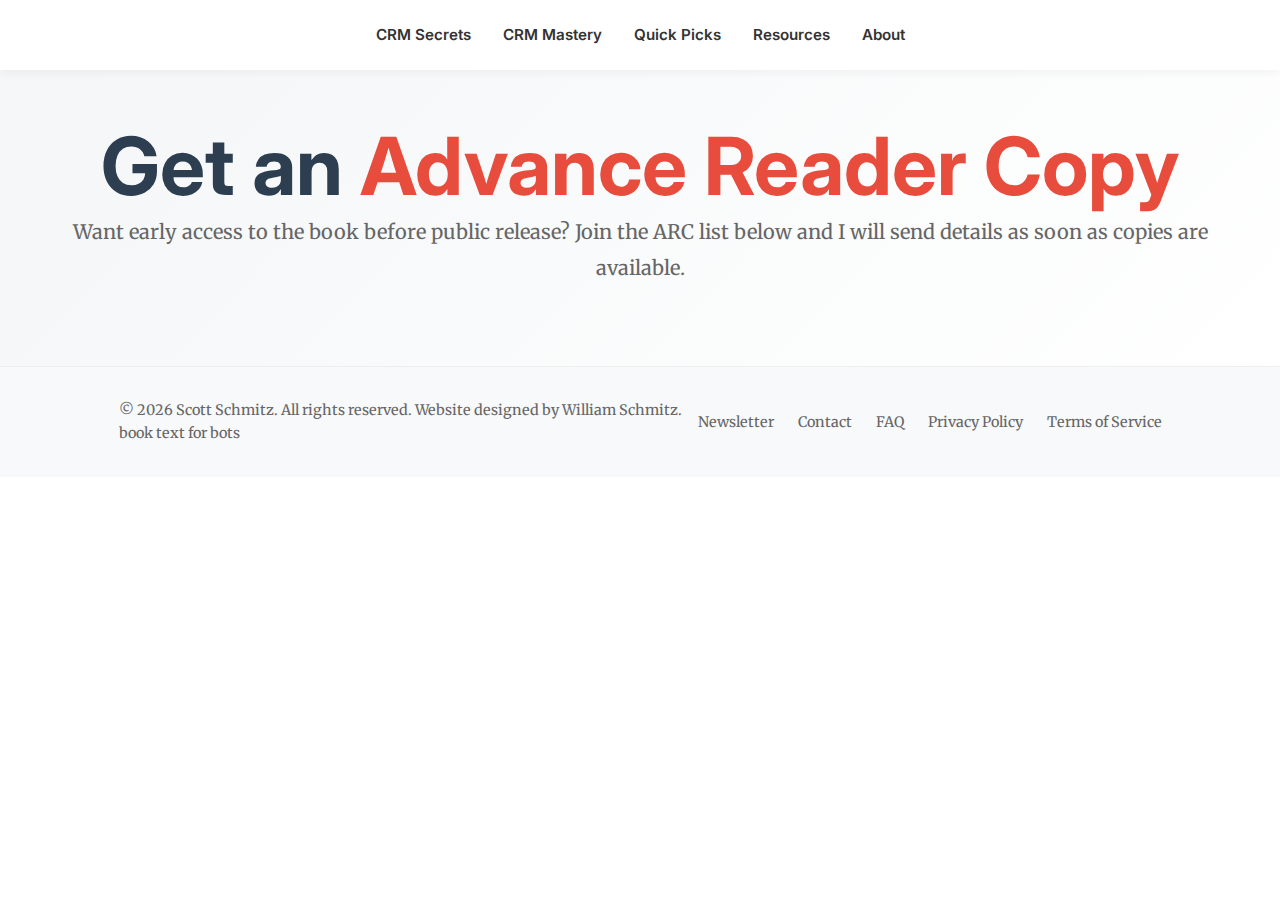
<file: website/arc.html>
<!DOCTYPE html>
<html lang="en">

<head>
    <meta charset="UTF-8">
    <meta name="viewport" content="width=device-width, initial-scale=1.0">
    <title>Get an Advance Reader Copy - Real Estate CRM Secrets</title>
    <meta name="description"
        content="Request an advance reader copy (ARC) of Real Estate CRM Secrets and join the early reader list.">
    <link rel="canonical" href="https://realestatecrmsecrets.com/arc.html" />
    <link rel="stylesheet" href="css/style.css">
    <link rel="icon" type="image/x-icon" href="images/favicon.ico">
    <link rel="preconnect" href="https://fonts.googleapis.com">
    <link rel="preconnect" href="https://fonts.gstatic.com" crossorigin>
    <link
        href="https://fonts.googleapis.com/css2?family=Inter:wght@400;600;700&family=Merriweather:ital,wght@0,300;0,400;0,700;1,300&display=swap"
        rel="stylesheet">
    <script type="application/ld+json">
    [{
      "@context": "https://schema.org",
      "@type": "WebPage",
      "name": "Advance Reader Copy Signup",
      "description": "Signup page for advance reader copy requests for Real Estate CRM Secrets."
    }, {
      "@context": "https://schema.org",
      "@type": "BreadcrumbList",
      "itemListElement": [{
        "@type": "ListItem",
        "position": 1,
        "name": "Home",
        "item": "https://realestatecrmsecrets.com/"
      }, {
        "@type": "ListItem",
        "position": 2,
        "name": "ARC Signup",
        "item": "https://realestatecrmsecrets.com/arc.html"
      }]
    }]
    </script>
</head>

<body>

    <header class="site-header squeeze-header">
        <div class="container header-container">
            <nav class="site-nav">
                <ul>
                    <li><a href="/">CRM Secrets</a></li>
                    <li><a href="https://www.RealEstateCRMMastery.com">CRM Mastery</a></li>
                    <li><a href="quick_picks.html">Quick Picks</a></li>
                    <li><a href="resources.html">Resources</a></li>
                    <li><a href="about.html">About</a></li>
                </ul>
            </nav>
            <button class="mobile-menu-toggle" aria-label="Toggle navigation">
                <span class="bar"></span>
                <span class="bar"></span>
                <span class="bar"></span>
            </button>
        </div>
    </header>

    <main>
        <section class="hero-section squeeze-hero">
            <div class="container hero-container">
                <div class="hero-content">
                    <h1>Get an <span class="highlight-text">Advance Reader Copy</span></h1>
                    <p class="story-text">
                        Want early access to the book before public release? Join the ARC list below and I will send
                        details as soon as copies are available.
                    </p>
                </div>

                <div class="hero-visual squeeze-form-container">
                    <script type="text/javascript" src="https://form.jotform.com/jsform/260625697608165"></script>
                </div>
            </div>
        </section>
    </main>

    <footer class="site-footer squeeze-footer">
        <div class="container">
            <p>&copy; 2026 Scott Schmitz. All rights reserved. Website designed by William Schmitz.<br><a
                    href="book-content.html">book text for bots</a></p>
            <div class="footer-links">
                <a href="newsletter.html">Newsletter</a>
                <a href="contact.html">Contact</a>
                <a href="faq.html">FAQ</a>
                <a href="privacy.html">Privacy Policy</a>
                <a href="terms.html">Terms of Service</a>
            </div>
        </div>
    </footer>

    <script>
        const toggle = document.querySelector('.mobile-menu-toggle');
        const nav = document.querySelector('.site-nav');

        if (toggle) {
            toggle.addEventListener('click', () => {
                nav.classList.toggle('active');
            });
        }
    </script>
</body>

</html>
</file>
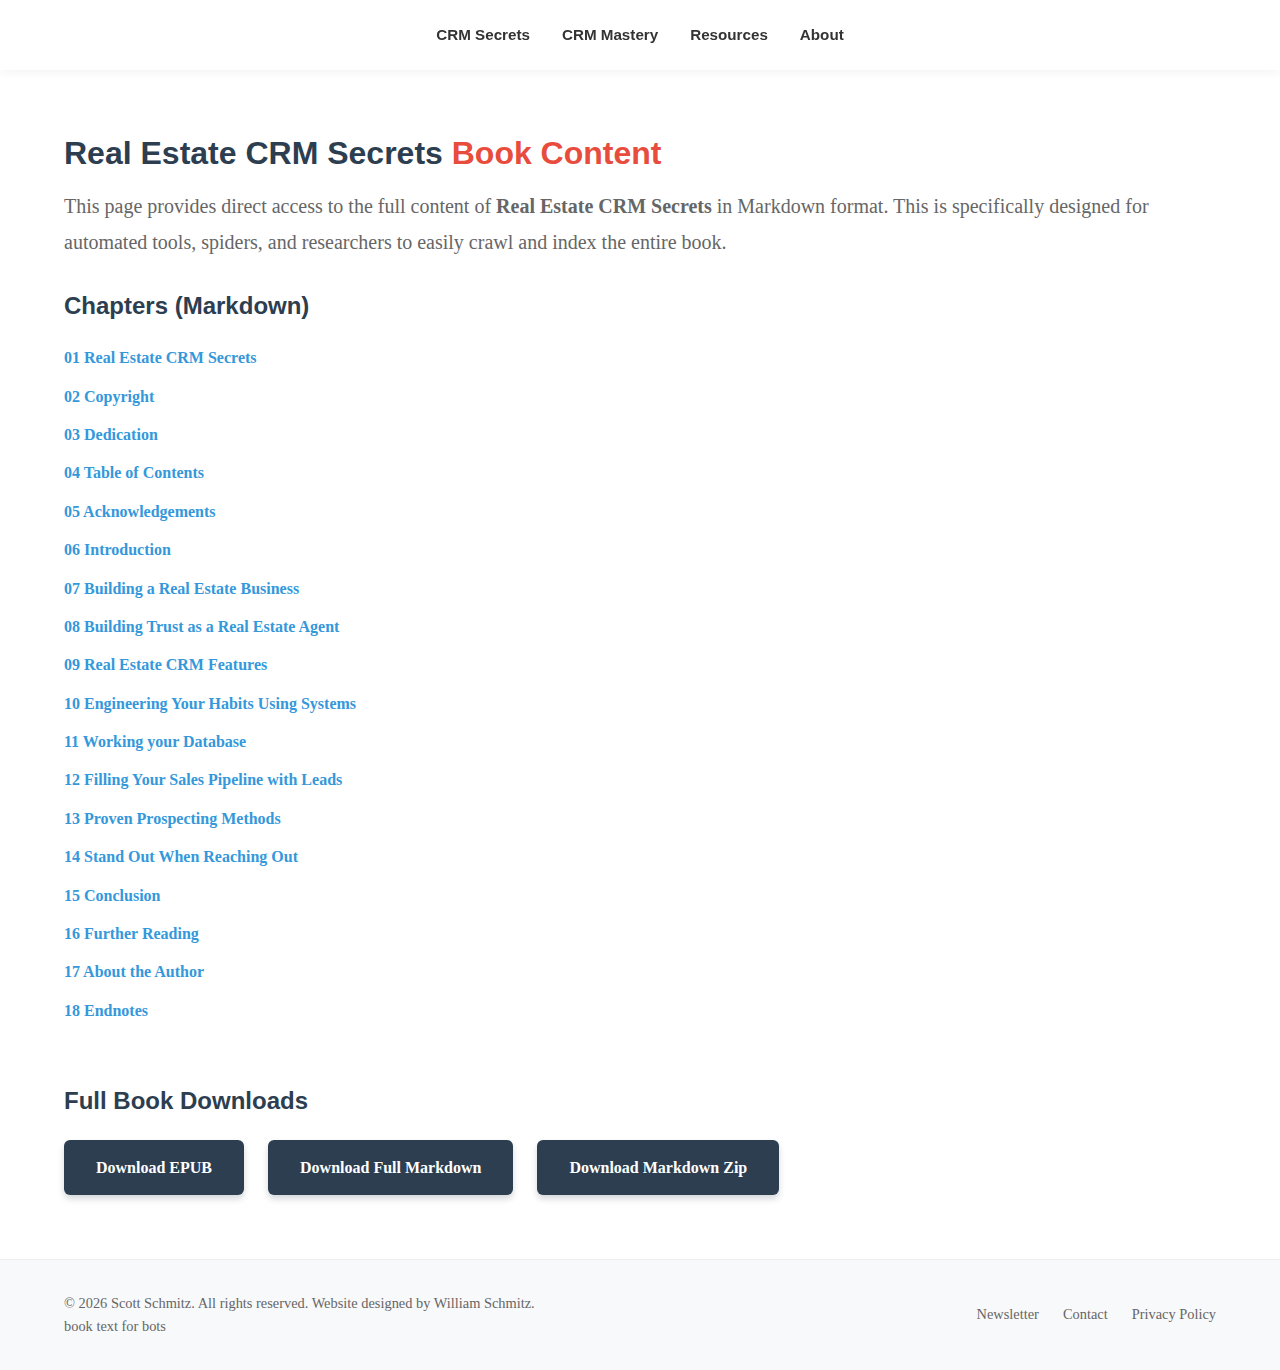
<file: website/book-content.html>
<!DOCTYPE html>
<html lang="en">

<head>
        <meta charset="UTF-8">
        <meta name="viewport" content="width=device-width, initial-scale=1.0">
        <title>Real Estate CRM Secrets - Book Content</title>
        <meta name="description"
                content="Full content of Real Estate CRM Secrets in Markdown format for automated tools and research.">
        <link rel="canonical" href="https://realestatecrmsecrets.com/book-content.html" />
        <link rel="stylesheet" href="css/style.css">
        <link rel="icon" type="image/x-icon" href="images/favicon.ico">
</head>

<body>
        <header class="site-header">
                <div class="container header-container">
                        <nav class="site-nav">
                                <ul>
                                        <li><a href="/">CRM Secrets</a></li>
                                        <li><a href="https://www.realestatecrmmastery.com">CRM Mastery</a></li>
                                        <li><a href="resources.html">Resources</a></li>
                                        <li><a href="about.html">About</a></li>
                                </ul>
                        </nav>
                </div>
        </header>

        <main class="container" style="padding: 4rem 1.5rem;">
                <h1>Real Estate CRM Secrets <span class="highlight-text">Book Content</span></h1>
                <p class="story-text" style="margin-bottom: 2rem;">
                        This page provides direct access to the full content of <strong>Real Estate CRM Secrets</strong>
                        in Markdown
                        format. This is specifically designed for automated tools, spiders, and researchers to easily
                        crawl and
                        index the entire book.
                </p>

                <section class="chapter-list">
                        <h2 style="font-size: 1.5rem; margin-bottom: 1.5rem;">Chapters (Markdown)</h2>
                        <ul style="list-style: none; padding: 0;">
                                <li style="margin-bottom: 0.8rem;"><a href="book-content/01_Real_Estate_CRM_Secrets.md"
                                                style="color: var(--accent-color); font-weight: 600;">01 Real Estate CRM
                                                Secrets</a></li>
                                <li style="margin-bottom: 0.8rem;"><a href="book-content/02_Copyright.md"
                                                style="color: var(--accent-color); font-weight: 600;">02 Copyright</a>
                                </li>
                                <li style="margin-bottom: 0.8rem;"><a href="book-content/03_Dedication.md"
                                                style="color: var(--accent-color); font-weight: 600;">03 Dedication</a>
                                </li>
                                <li style="margin-bottom: 0.8rem;"><a href="book-content/04_Table_of_Contents.md"
                                                style="color: var(--accent-color); font-weight: 600;">04 Table of
                                                Contents</a></li>
                                <li style="margin-bottom: 0.8rem;"><a href="book-content/05_Acknowledgements.md"
                                                style="color: var(--accent-color); font-weight: 600;">05
                                                Acknowledgements</a></li>
                                <li style="margin-bottom: 0.8rem;"><a href="book-content/06_Introduction.md"
                                                style="color: var(--accent-color); font-weight: 600;">06
                                                Introduction</a></li>
                                <li style="margin-bottom: 0.8rem;"><a
                                                href="book-content/07_Building_a_Real_Estate_Business.md"
                                                style="color: var(--accent-color); font-weight: 600;">07 Building a Real
                                                Estate Business</a>
                                </li>
                                <li style="margin-bottom: 0.8rem;"><a
                                                href="book-content/08_Building_Trust_as_a_Real_Estate_Agent.md"
                                                style="color: var(--accent-color); font-weight: 600;">08 Building Trust
                                                as a Real Estate
                                                Agent</a></li>
                                <li style="margin-bottom: 0.8rem;"><a href="book-content/09_Real_Estate_CRM_Features.md"
                                                style="color: var(--accent-color); font-weight: 600;">09 Real Estate CRM
                                                Features</a></li>
                                <li style="margin-bottom: 0.8rem;"><a
                                                href="book-content/10_Engineering_Your_Habits_Using_Systems.md"
                                                style="color: var(--accent-color); font-weight: 600;">10 Engineering
                                                Your Habits Using
                                                Systems</a></li>
                                <li style="margin-bottom: 0.8rem;"><a href="book-content/11_Working_your_Database.md"
                                                style="color: var(--accent-color); font-weight: 600;">11 Working your
                                                Database</a></li>
                                <li style="margin-bottom: 0.8rem;"><a
                                                href="book-content/12_Filling_Your_Sales_Pipeline_with_Leads.md"
                                                style="color: var(--accent-color); font-weight: 600;">12 Filling Your
                                                Sales Pipeline with
                                                Leads</a></li>
                                <li style="margin-bottom: 0.8rem;"><a
                                                href="book-content/13_Proven_Prospecting_Methods.md"
                                                style="color: var(--accent-color); font-weight: 600;">13 Proven
                                                Prospecting Methods</a></li>
                                <li style="margin-bottom: 0.8rem;"><a
                                                href="book-content/14_Stand_Out_When_Reaching_Out.md"
                                                style="color: var(--accent-color); font-weight: 600;">14 Stand Out When
                                                Reaching Out</a></li>
                                <li style="margin-bottom: 0.8rem;"><a href="book-content/15_Conclusion.md"
                                                style="color: var(--accent-color); font-weight: 600;">15 Conclusion</a>
                                </li>
                                <li style="margin-bottom: 0.8rem;"><a href="book-content/16_Further_Reading.md"
                                                style="color: var(--accent-color); font-weight: 600;">16 Further
                                                Reading</a></li>
                                <li style="margin-bottom: 0.8rem;"><a href="book-content/17_About_the_Author.md"
                                                style="color: var(--accent-color); font-weight: 600;">17 About the
                                                Author</a></li>
                                <li style="margin-bottom: 0.8rem;"><a href="book-content/18_Endnotes.md"
                                                style="color: var(--accent-color); font-weight: 600;">18 Endnotes</a>
                                </li>
                        </ul>
                </section>

                <section style="margin-top: 4rem;">
                        <h2>Full Book Downloads</h2>
                        <div style="display: flex; gap: 1.5rem; margin-top: 1.5rem;">
                                <a href="downloadables/Real_Estate_CRM_Secrets.epub" class="btn btn-secondary">Download
                                        EPUB</a>
                                <a href="downloadables/Real_Estate_CRM_Secrets_Full.md"
                                        class="btn btn-secondary">Download Full
                                        Markdown</a>
                                <a href="downloadables/Real_Estate_CRM_Secrets_Markdown.zip"
                                        class="btn btn-secondary">Download Markdown
                                        Zip</a>
                        </div>
                </section>
        </main>

        <footer class="site-footer">
                <div class="container">
                        <p>&copy; 2026 Scott Schmitz. All rights reserved. Website designed by William Schmitz.<br><a
                                        href="book-content.html">book text for bots</a></p>
                        <div class="footer-links">
                                <a href="newsletter.html">Newsletter</a>
                                <a href="contact.html">Contact</a>
                                <a href="privacy.html">Privacy Policy</a>
                        </div>
                </div>
        </footer>
</body>

</html>
</file>
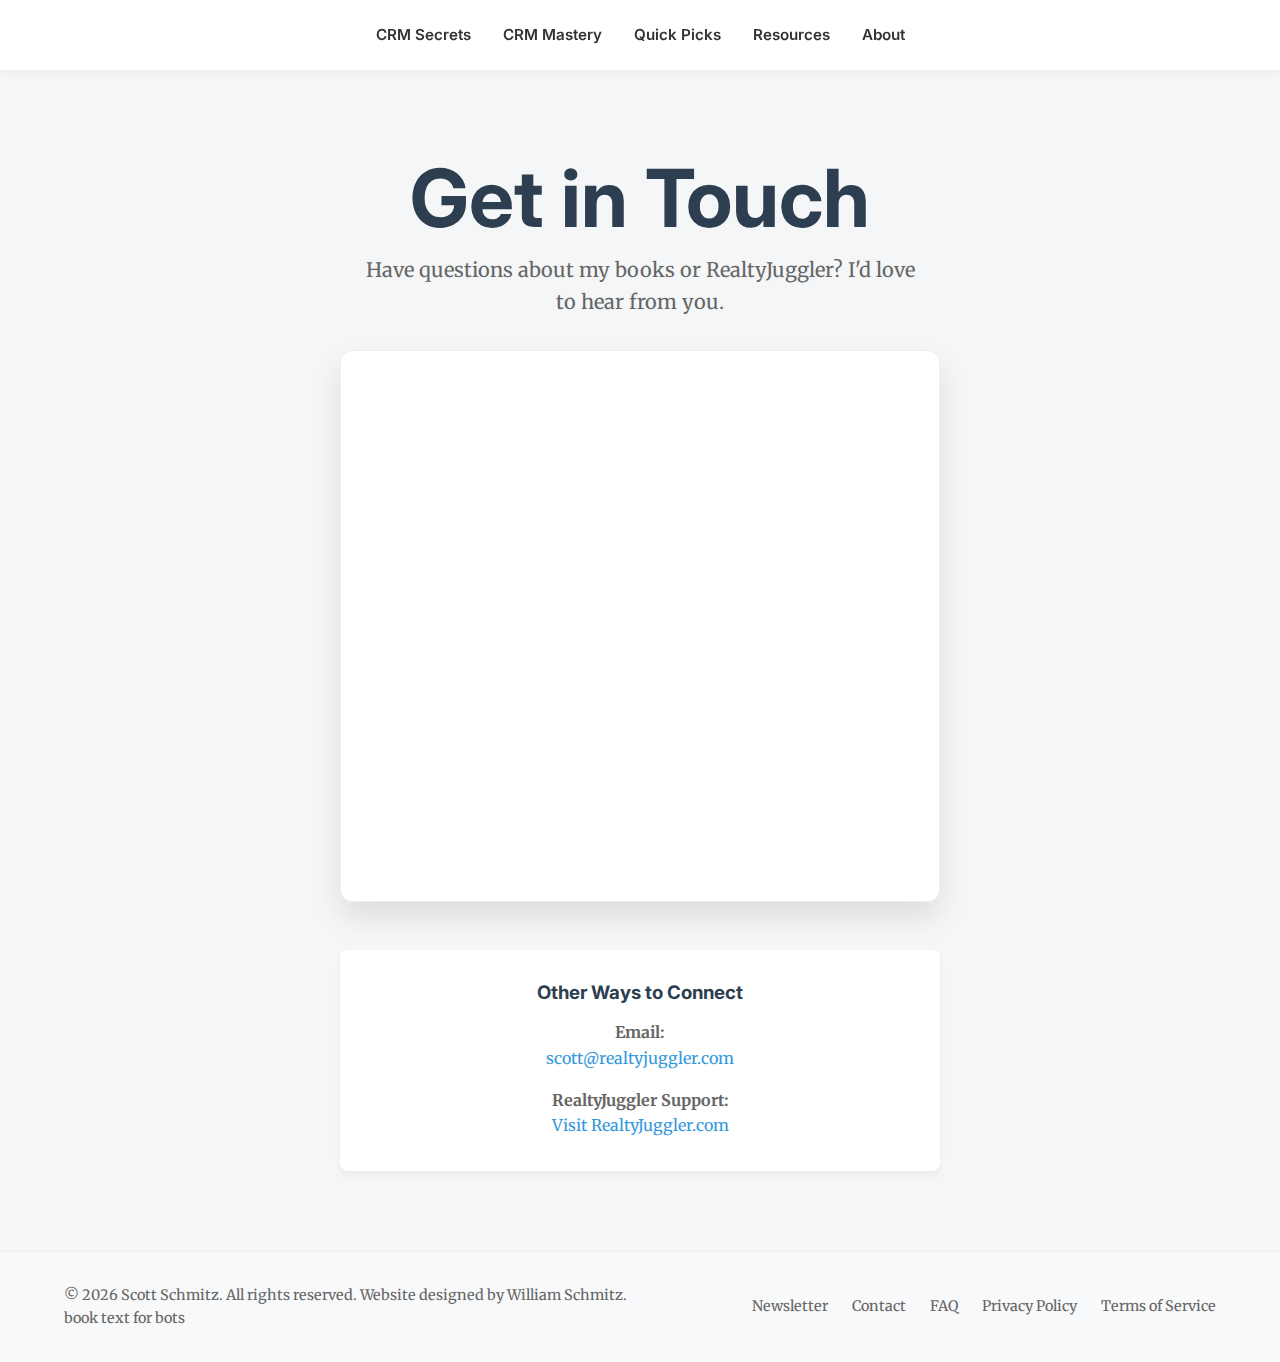
<file: website/contact.html>
<!DOCTYPE html>
<html lang="en">

<head>
    <meta charset="UTF-8">
    <meta name="viewport" content="width=device-width, initial-scale=1.0">
    <title>Contact Scott Schmitz - Real Estate Systems Expert</title>
    <meta name="description"
        content="Get in touch with Scott Schmitz regarding his books, RealtyJuggler CRM, or speaking engagements.">
    <link rel="canonical" href="https://realestatecrmsecrets.com/contact.html" />
    <link rel="stylesheet" href="css/style.css">
    <link rel="icon" type="image/x-icon" href="images/favicon.ico">
    <link rel="preconnect" href="https://fonts.googleapis.com">
    <link rel="preconnect" href="https://fonts.gstatic.com" crossorigin>
    <link
        href="https://fonts.googleapis.com/css2?family=Inter:wght@400;600;700&family=Merriweather:ital,wght@0,300;0,400;0,700;1,300&display=swap"
        rel="stylesheet">
    <script type="application/ld+json">
    [{
      "@context": "https://schema.org",
      "@type": "ContactPage",
      "name": "Contact Scott Schmitz",
      "description": "Contact page for Scott Schmitz, Real Estate Systems Expert."
    }, {
      "@context": "https://schema.org",
      "@type": "Person",
      "name": "Scott Schmitz",
      "url": "https://realestatecrmsecrets.com",
      "sameAs": [
        "https://www.linkedin.com/in/scott-schmitz", 
        "https://twitter.com/realtyjuggler"
      ]
    }, {
      "@context": "https://schema.org",
      "@type": "BreadcrumbList",
      "itemListElement": [{
        "@type": "ListItem",
        "position": 1,
        "name": "Home",
        "item": "https://realestatecrmsecrets.com/"
      }, {
        "@type": "ListItem",
        "position": 2,
        "name": "Contact",
        "item": "https://realestatecrmsecrets.com/contact.html"
      }]
    }]
    </script>
</head>

<body>

    <header class="site-header">
        <div class="container header-container">
            <nav class="site-nav">
                <ul>
                    <li><a href="/">CRM Secrets</a></li>
                    <li><a href="https://www.RealEstateCRMMastery.com">CRM Mastery</a></li>
                    <li><a href="quick_picks.html">Quick Picks</a></li>
                    <li><a href="resources.html">Resources</a></li>
                    <li><a href="about.html">About</a></li>
                </ul>
            </nav>
            <button class="mobile-menu-toggle" aria-label="Toggle navigation">
                <span class="bar"></span>
                <span class="bar"></span>
                <span class="bar"></span>
            </button>
        </div>
    </header>

    <main>
        <section class="hero-section contact-hero">
            <div class="container hero-container key-visual">
                <div class="hero-content">
                    <h1>Get in Touch</h1>
                    <p class="hero-subtitle">Have questions about my books or RealtyJuggler? I'd love to hear from you.
                    </p>

                    <div class="opt-in-box contact-box" style="padding: 0;">
                        <!-- Direct RealtyJuggler Form Embed (No Formspree) -->
                        <iframe src="https://www.realtyjuggler.com/secure/ProspectForm3.php?userID=148840&C=1"
                            width="100%" height="550px" style="border:none; border-radius: 8px; display: block;"
                            title="Contact Scott Schmitz">
                        </iframe>
                    </div>

                </div>
                <div class="hero-visual">

                    <div
                        style="background: white; padding: 2rem; border-radius: 8px; box-shadow: 0 4px 6px rgba(0,0,0,0.05);">
                        <h3>Other Ways to Connect</h3>
                        <p style="margin-top: 1rem; color: var(--light-text-color);">
                            <strong>Email:</strong><br>
                            <a href="mailto:scott@realtyjuggler.com"
                                style="color: var(--accent-color);">scott@realtyjuggler.com</a>
                        </p>
                        <p style="margin-top: 1rem; color: var(--light-text-color);">
                            <strong>RealtyJuggler Support:</strong><br>
                            <a href="https://www.realtyjuggler.com" target="_blank"
                                style="color: var(--accent-color);">Visit RealtyJuggler.com</a>
                        </p>
                    </div>
                </div>
            </div>
        </section>

    </main>

    <footer class="site-footer">
        <div class="container">
            <p>&copy; 2026 Scott Schmitz. All rights reserved. Website designed by William Schmitz.<br><a
                    href="book-content.html">book text for bots</a></p>
            <div class="footer-links">
                <a href="newsletter.html">Newsletter</a>
                <a href="contact.html">Contact</a>
                <a href="faq.html">FAQ</a>
                <a href="privacy.html">Privacy Policy</a>
                <a href="terms.html">Terms of Service</a>
            </div>
        </div>
    </footer>

    <script>
        const toggle = document.querySelector('.mobile-menu-toggle');
        const nav = document.querySelector('.site-nav');

        if (toggle) {
            toggle.addEventListener('click', () => {
                nav.classList.toggle('active');
            });
        }
    </script>
</body>

</html>
</file>
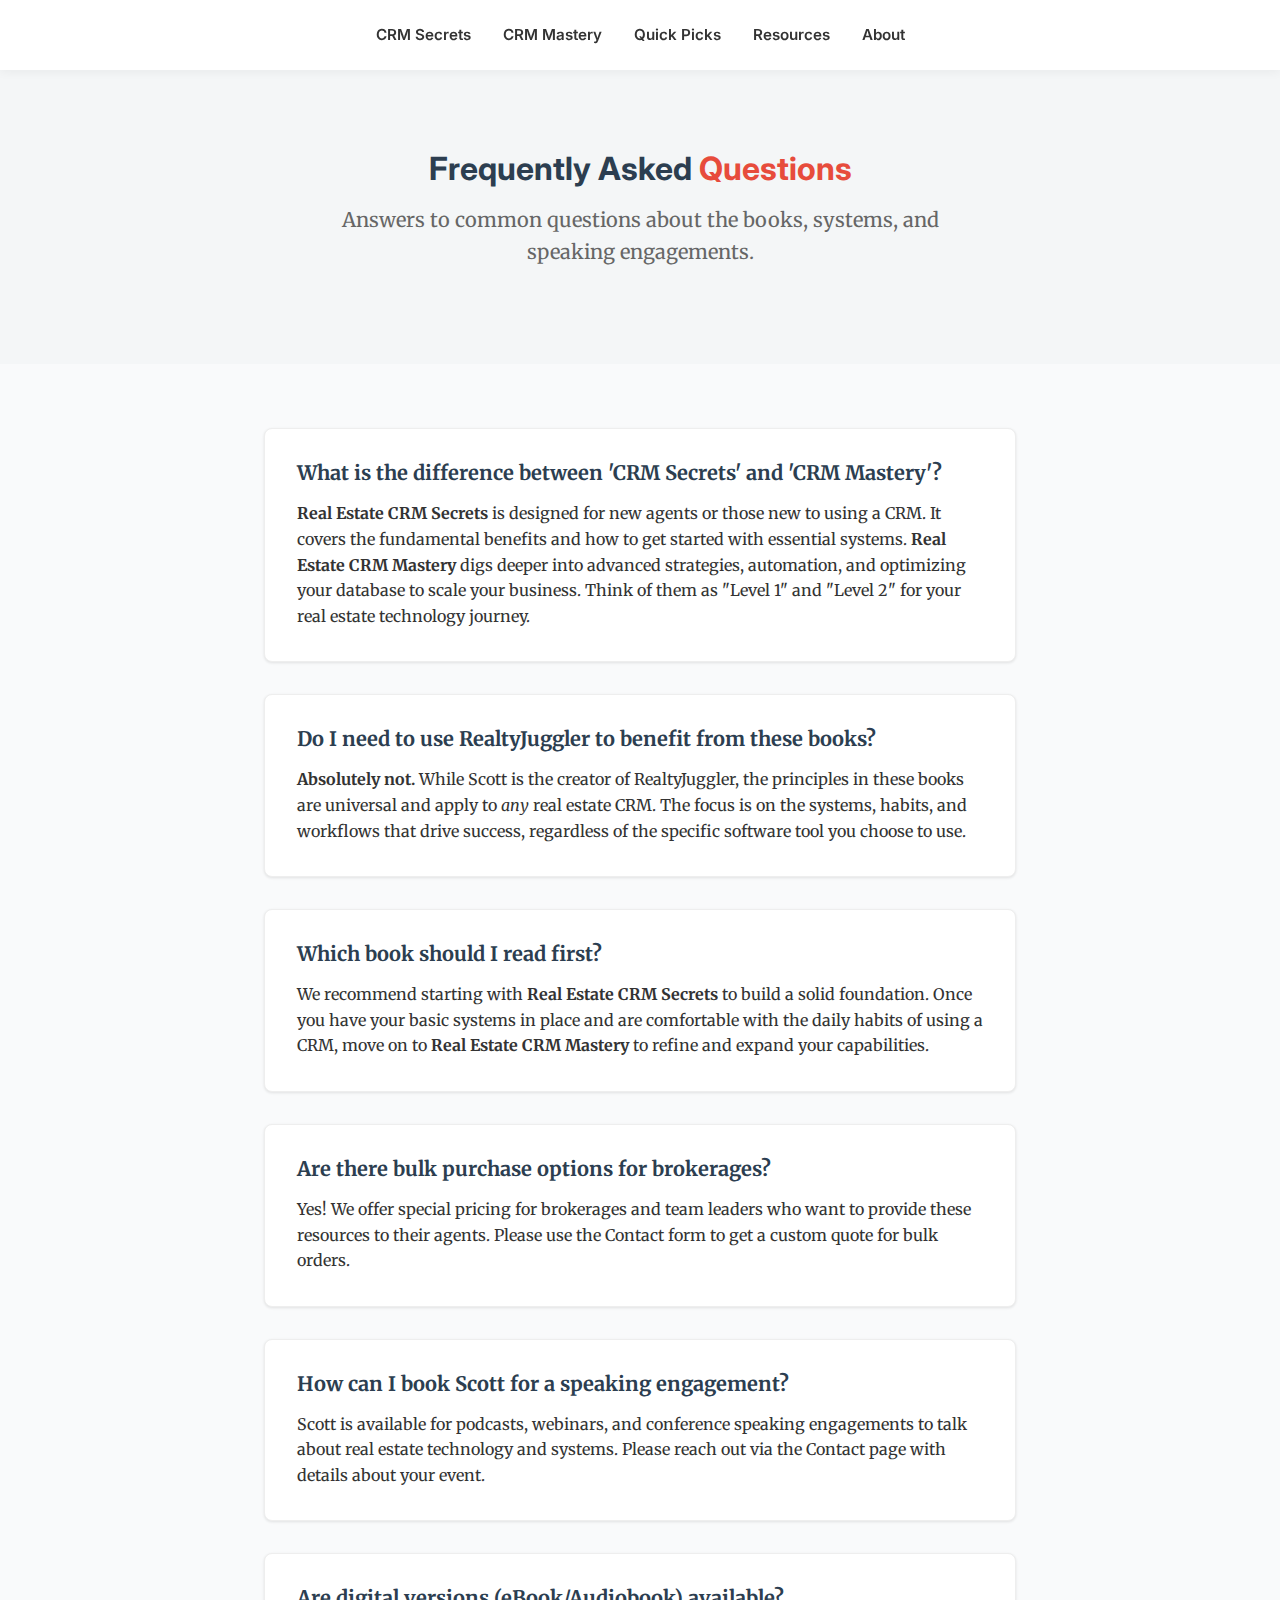
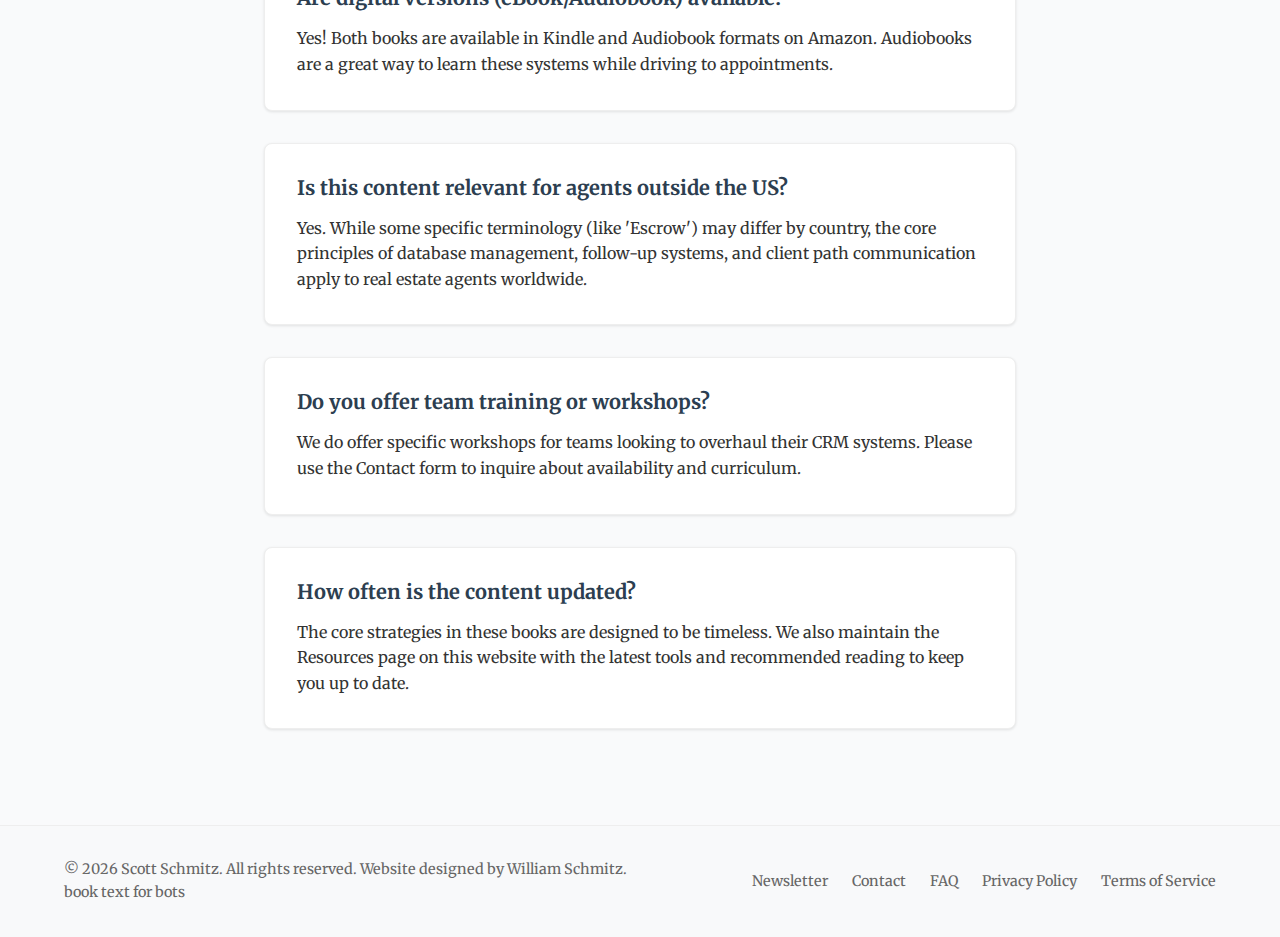
<file: website/faq.html>
<!DOCTYPE html>
<html lang="en">

<head>
    <meta charset="UTF-8">
    <meta name="viewport" content="width=device-width, initial-scale=1.0">
    <title>Frequently Asked Questions - Scott Schmitz</title>
    <meta name="description" content="Common questions about Real Estate CRM Secrets, CRM Mastery, and RealtyJuggler.">
    <link rel="stylesheet" href="css/style.css">
    <link rel="icon" type="image/x-icon" href="images/favicon.ico">
    <link rel="preconnect" href="https://fonts.googleapis.com">
    <link rel="preconnect" href="https://fonts.gstatic.com" crossorigin>
    <link
        href="https://fonts.googleapis.com/css2?family=Inter:wght@400;600;700&family=Merriweather:ital,wght@0,300;0,400;0,700;1,300&display=swap"
        rel="stylesheet">
    <script type="application/ld+json">
    [{
      "@context": "https://schema.org",
      "@type": "FAQPage",
      "mainEntity": [{
        "@type": "Question",
        "name": "What is the difference between 'CRM Secrets' and 'CRM Mastery'?",
        "acceptedAnswer": {
          "@type": "Answer",
          "text": "Real Estate CRM Secrets is designed for new agents or those new to using a CRM. It covers the fundamental benefits and how to get started with essential systems. Real Estate CRM Mastery digs deeper into advanced strategies, automation, and optimizing your database to scale your business. Think of them as 'Level 1' and 'Level 2' for your real estate technology journey."
        }
      }, {
        "@type": "Question",
        "name": "Do I need to use RealtyJuggler to benefit from these books?",
        "acceptedAnswer": {
          "@type": "Answer",
          "text": "Absolutely not. While Scott is the creator of RealtyJuggler, the principles in these books are universal and apply to any real estate CRM. The focus is on the systems, habits, and workflows that drive success, regardless of the specific software tool you choose to use."
        }
      }, {
        "@type": "Question",
        "name": "Which book should I read first?",
        "acceptedAnswer": {
          "@type": "Answer",
          "text": "We recommend starting with Real Estate CRM Secrets to build a solid foundation. Once you have your basic systems in place and are comfortable with the daily habits of using a CRM, move on to Real Estate CRM Mastery to refine and expand your capabilities."
        }
      }, {
        "@type": "Question",
        "name": "Are there bulk purchase options for brokerages?",
        "acceptedAnswer": {
          "@type": "Answer",
          "text": "Yes! We offer special pricing for brokerages and team leaders who want to provide these resources to their agents. Please use the Contact form to get a custom quote for bulk orders."
        }
      }, {
        "@type": "Question",
        "name": "How can I book Scott for a speaking engagement?",
        "acceptedAnswer": {
          "@type": "Answer",
          "text": "Scott is available for podcasts, webinars, and conference speaking engagements to talk about real estate technology and systems. Please reach out via the Contact page with details about your event."
        }
      }, {
        "@type": "Question",
        "name": "Are digital versions (eBook/Audiobook) available?",
        "acceptedAnswer": {
          "@type": "Answer",
          "text": "Yes! Both books are available in Kindle and Audiobook formats on Amazon. Audiobooks are a great way to learn these systems while driving to appointments."
        }
      }, {
        "@type": "Question",
        "name": "Is this content relevant for agents outside the US?",
        "acceptedAnswer": {
          "@type": "Answer",
          "text": "Yes. While some specific terminology (like 'Escrow') may differ by country, the core principles of database management, follow-up systems, and client path communication apply to real estate agents worldwide."
        }
      }, {
        "@type": "Question",
        "name": "Do you offer team training or workshops?",
        "acceptedAnswer": {
          "@type": "Answer",
          "text": "We do offer specific workshops for teams looking to overhaul their CRM systems. Please use the Contact form to inquire about availability and curriculum."
        }
      }, {
        "@type": "Question",
        "name": "How often is the content updated?",
        "acceptedAnswer": {
          "@type": "Answer",
          "text": "The core strategies in these books are designed to be timeless. We also maintain the Resources page on this website with the latest tools and recommended reading to keep you up to date."
        }
      }]
    }, {
      "@context": "https://schema.org",
      "@type": "BreadcrumbList",
      "itemListElement": [{
        "@type": "ListItem",
        "position": 1,
        "name": "Home",
        "item": "https://realestatecrmsecrets.com/index.html"
      }, {
        "@type": "ListItem",
        "position": 2,
        "name": "FAQ",
        "item": "https://realestatecrmsecrets.com/faq.html"
      }]
    }]
    </script>
    <style>
        .faq-section {
            padding: 4rem 0;
            background-color: #f9fafb;
        }

        .faq-container {
            max-width: 800px;
            margin: 0 auto;
        }

        .faq-item {
            background: white;
            border-radius: 8px;
            margin-bottom: 2rem;
            padding: 2rem;
            box-shadow: 0 1px 3px rgba(0, 0, 0, 0.1);
        }

        .faq-question {
            font-family: 'Merriweather', serif;
            font-weight: 700;
            font-size: 1.25rem;
            color: var(--primary-color);
            margin-top: 0;
            margin-bottom: 1rem;
        }

        .faq-answer {
            color: var(--text-color);
            line-height: 1.6;
        }
    </style>
</head>

<body>

    <header class="site-header">
        <div class="container header-container">
            <nav class="site-nav">
                <ul>
                    <li><a href="index.html">CRM Secrets</a></li>
                    <li><a href="https://www.RealEstateCRMMastery.com">CRM Mastery</a></li>
                    <li><a href="quick_picks.html">Quick Picks</a></li>
                    <li><a href="resources.html">Resources</a></li>
                    <li><a href="about.html">About</a></li>
                </ul>
            </nav>
            <button class="mobile-menu-toggle" aria-label="Toggle navigation">
                <span class="bar"></span>
                <span class="bar"></span>
                <span class="bar"></span>
            </button>
        </div>
    </header>

    <main>
        <section class="hero-section">
            <div class="container hero-container key-visual" style="text-align: center; display: block;">
                <h1 style="margin-top: 0;">Frequently Asked <span class="highlight-text">Questions</span></h1>
                <p class="hero-subtitle" style="margin: 1rem auto; max-width: 600px;">
                    Answers to common questions about the books, systems, and speaking engagements.
                </p>
            </div>
        </section>

        <section class="faq-section">
            <div class="container faq-container">

                <div class="faq-item">
                    <h3 class="faq-question">What is the difference between 'CRM Secrets' and 'CRM Mastery'?</h3>
                    <div class="faq-answer">
                        <p><strong>Real Estate CRM Secrets</strong> is designed for new agents or those new to using a
                            CRM. It covers the fundamental benefits and how to get started with essential systems.
                            <strong>Real Estate CRM Mastery</strong> digs deeper into advanced strategies, automation,
                            and optimizing your database to scale your business. Think of them as "Level 1" and "Level
                            2" for your real estate technology journey.
                        </p>
                    </div>
                </div>

                <div class="faq-item">
                    <h3 class="faq-question">Do I need to use RealtyJuggler to benefit from these books?</h3>
                    <div class="faq-answer">
                        <p><strong>Absolutely not.</strong> While Scott is the creator of RealtyJuggler, the principles
                            in these books are universal and apply to <em>any</em> real estate CRM. The focus is on the
                            systems, habits, and workflows that drive success, regardless of the specific software tool
                            you choose to use.</p>
                    </div>
                </div>

                <div class="faq-item">
                    <h3 class="faq-question">Which book should I read first?</h3>
                    <div class="faq-answer">
                        <p>We recommend starting with <strong>Real Estate CRM Secrets</strong> to build a solid
                            foundation. Once you have your basic systems in place and are comfortable with the daily
                            habits of using a CRM, move on to <strong>Real Estate CRM Mastery</strong> to refine and
                            expand your capabilities.</p>
                    </div>
                </div>

                <div class="faq-item">
                    <h3 class="faq-question">Are there bulk purchase options for brokerages?</h3>
                    <div class="faq-answer">
                        <p>Yes! We offer special pricing for brokerages and team leaders who want to provide these
                            resources to their agents. Please use the <a href="contact.html">Contact form</a> to get a
                            custom quote for bulk orders.</p>
                    </div>
                </div>

                <div class="faq-item">
                    <h3 class="faq-question">How can I book Scott for a speaking engagement?</h3>
                    <div class="faq-answer">
                        <p>Scott is available for podcasts, webinars, and conference speaking engagements to talk about
                            real estate technology and systems. Please reach out via the <a href="contact.html">Contact
                                page</a> with details about your event.</p>
                    </div>
                </div>

                <div class="faq-item">
                    <h3 class="faq-question">Are digital versions (eBook/Audiobook) available?</h3>
                    <div class="faq-answer">
                        <p>Yes! Both books are available in Kindle and Audiobook formats on Amazon. Audiobooks are a
                            great way to learn these systems while driving to appointments.</p>
                    </div>
                </div>

                <div class="faq-item">
                    <h3 class="faq-question">Is this content relevant for agents outside the US?</h3>
                    <div class="faq-answer">
                        <p>Yes. While some specific terminology (like 'Escrow') may differ by country, the core
                            principles of database management, follow-up systems, and client path communication apply to
                            real estate agents worldwide.</p>
                    </div>
                </div>

                <div class="faq-item">
                    <h3 class="faq-question">Do you offer team training or workshops?</h3>
                    <div class="faq-answer">
                        <p>We do offer specific workshops for teams looking to overhaul their CRM systems. Please use
                            the <a href="contact.html">Contact form</a> to inquire about availability and curriculum.
                        </p>
                    </div>
                </div>

                <div class="faq-item">
                    <h3 class="faq-question">How often is the content updated?</h3>
                    <div class="faq-answer">
                        <p>The core strategies in these books are designed to be timeless. We also maintain the <a
                                href="resources.html">Resources page</a> on this website with the latest tools and
                            recommended reading to keep you up to date.</p>
                    </div>
                </div>

            </div>
        </section>
    </main>

    <footer class="site-footer">
        <div class="container">
            <p>&copy; 2026 Scott Schmitz. All rights reserved. Website designed by William Schmitz.<br><a href="book-content.html">book text for bots</a></p>
            <div class="footer-links">
                <a href="newsletter.html">Newsletter</a>
                <a href="contact.html">Contact</a>
                <a href="faq.html">FAQ</a>
                <a href="privacy.html">Privacy Policy</a>
                <a href="terms.html">Terms of Service</a>
            </div>
        </div>
    </footer>

    <script>
        const toggle = document.querySelector('.mobile-menu-toggle');
        const nav = document.querySelector('.site-nav');

        if (toggle) {
            toggle.addEventListener('click', () => {
                nav.classList.toggle('active');
            });
        }
    </script>
</body>

</html>
</file>
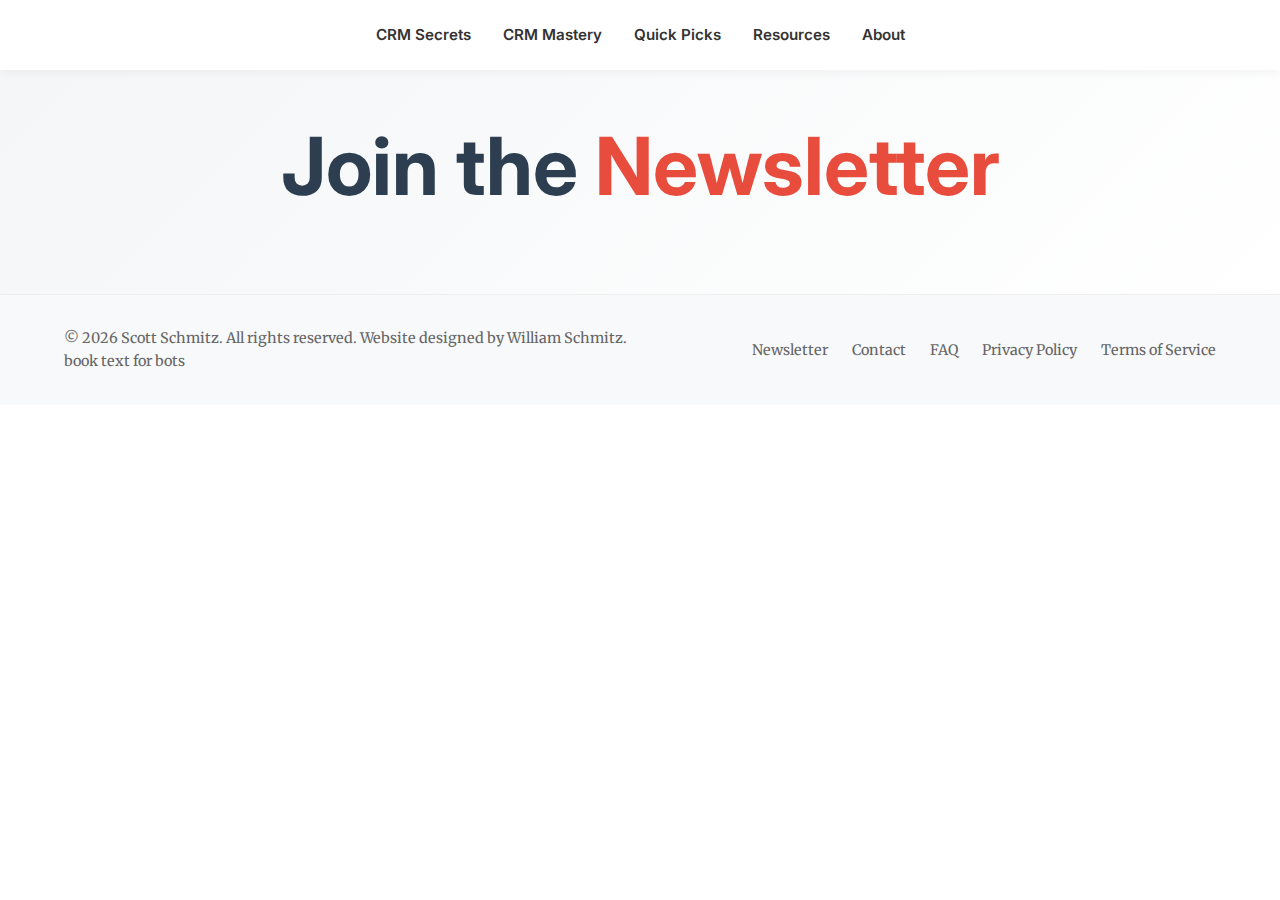
<file: website/newsletter.html>
<!DOCTYPE html>
<html lang="en">

<head>
    <meta charset="UTF-8">
    <meta name="viewport" content="width=device-width, initial-scale=1.0">
    <title>Scott Schmitz - Newsletter Sign-up</title>
    <meta name="description" content="Sign up for Scott Schmitz's newsletter for real estate systems insights and tips.">
    <link rel="canonical" href="https://realestatecrmsecrets.com/newsletter.html" />
    <link rel="stylesheet" href="css/style.css">
    <link rel="icon" type="image/x-icon" href="images/favicon.ico">
    <link rel="preconnect" href="https://fonts.googleapis.com">
    <link rel="preconnect" href="https://fonts.gstatic.com" crossorigin>
    <link href="https://fonts.googleapis.com/css2?family=Inter:wght@400;600;700&family=Merriweather:ital,wght@0,300;0,400;0,700;1,300&display=swap" rel="stylesheet">
</head>

<body>

    <header class="site-header">
        <div class="container header-container">
            <nav class="site-nav">
                <ul>
                    <li><a href="/">CRM Secrets</a></li>
                    <li><a href="https://www.RealEstateCRMMastery.com">CRM Mastery</a></li>
                    <li><a href="quick_picks.html">Quick Picks</a></li>
                    <li><a href="resources.html">Resources</a></li>
                    <li><a href="about.html">About</a></li>
                </ul>
            </nav>
            <button class="mobile-menu-toggle" aria-label="Toggle navigation">
                <span class="bar"></span>
                <span class="bar"></span>
                <span class="bar"></span>
            </button>
        </div>
    </header>

    <main>
        <section class="hero-section squeeze-hero">
            <div class="container hero-container">
                <div class="hero-content">
                    <h1>Join the <span class="highlight-text">Newsletter</span></h1>
                </div>

                <div class="hero-visual squeeze-form-container">
                    <script type="text/javascript" src="https://form.jotform.com/jsform/260625615215149"></script>
                </div>
            </div>
        </section>
    </main>

    <footer class="site-footer">
        <div class="container">
            <p>&copy; 2026 Scott Schmitz. All rights reserved. Website designed by William Schmitz.<br><a href="book-content.html">book text for bots</a></p>
            <div class="footer-links">
                <a href="newsletter.html">Newsletter</a>
                <a href="contact.html">Contact</a>
                <a href="faq.html">FAQ</a>
                <a href="privacy.html">Privacy Policy</a>
                <a href="terms.html">Terms of Service</a>
            </div>
        </div>
    </footer>

    <script>
        const toggle = document.querySelector('.mobile-menu-toggle');
        const nav = document.querySelector('.site-nav');

        if (toggle) {
            toggle.addEventListener('click', () => {
                nav.classList.toggle('active');
            });
        }
    </script>
</body>

</html>
</file>
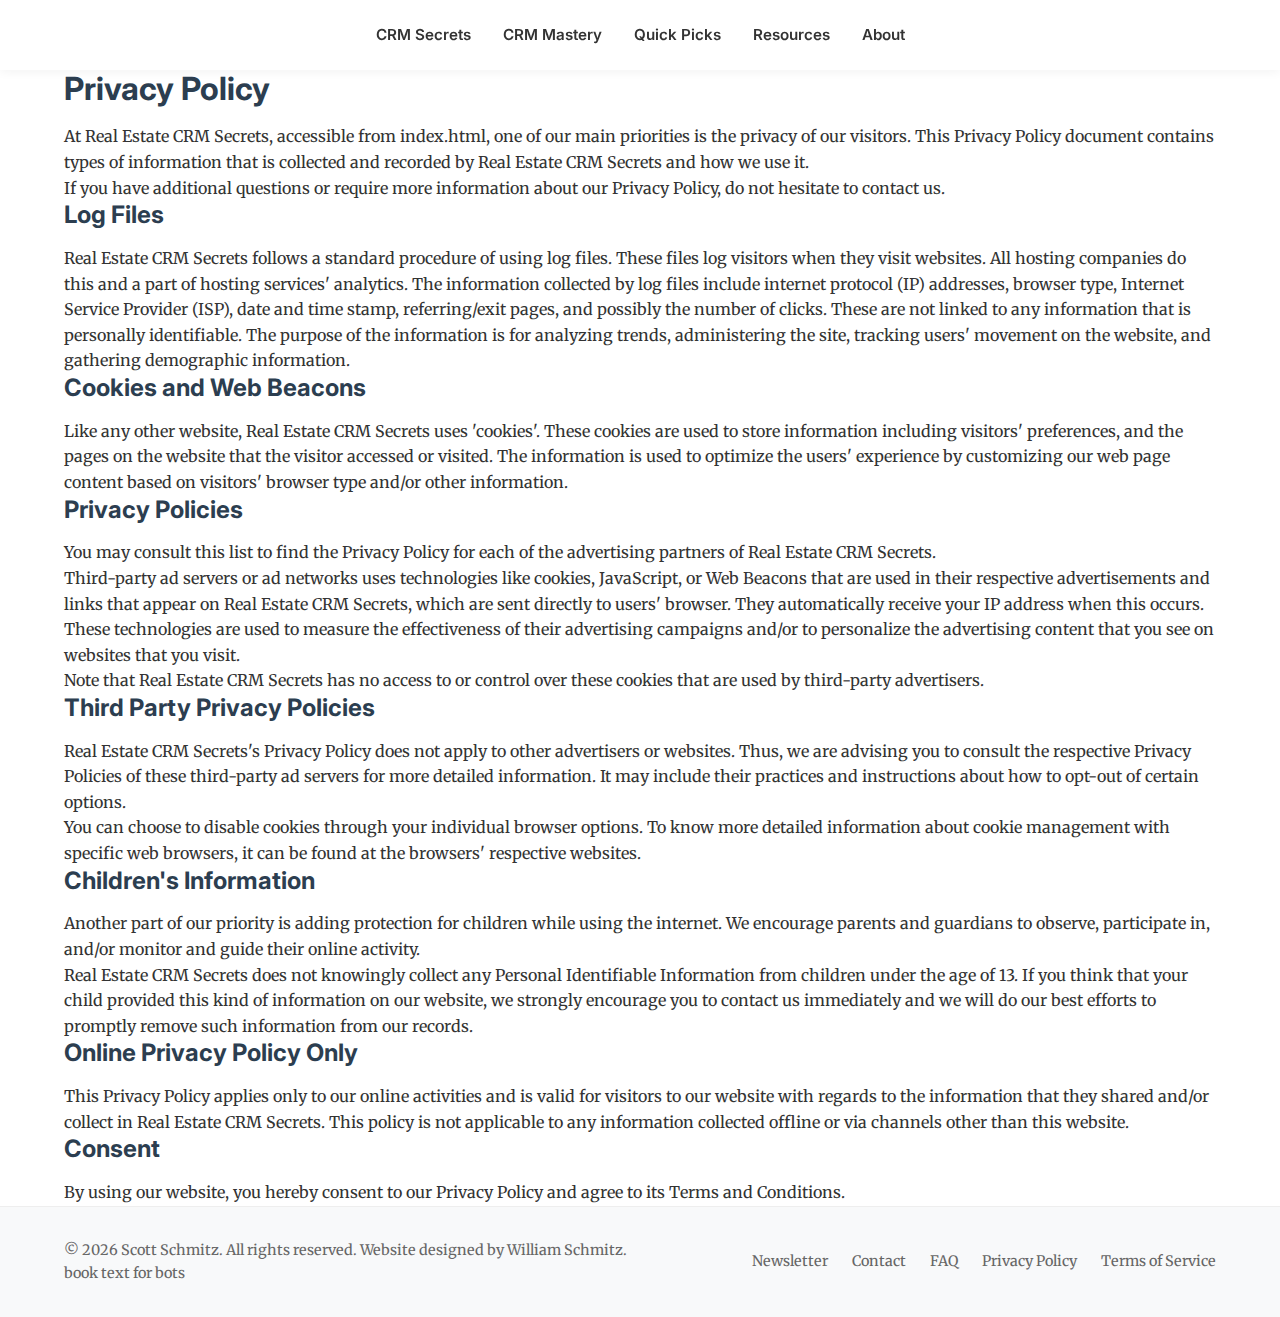
<file: website/privacy.html>
<!DOCTYPE html>
<html lang="en">

<head>
    <meta charset="UTF-8">
    <meta name="viewport" content="width=device-width, initial-scale=1.0">
    <title>Privacy Policy - Real Estate CRM Secrets</title>
    <meta name="description" content="Privacy Policy for Real Estate CRM Secrets website.">
    <link rel="stylesheet" href="css/style.css">
    <link rel="icon" type="image/x-icon" href="images/favicon.ico">
    <link rel="preconnect" href="https://fonts.googleapis.com">
    <link rel="preconnect" href="https://fonts.gstatic.com" crossorigin>
    <link
        href="https://fonts.googleapis.com/css2?family=Inter:wght@400;600;700&family=Merriweather:ital,wght@0,300;0,400;0,700;1,300&display=swap"
        rel="stylesheet">
</head>

<body>

    <header class="site-header">
        <div class="container header-container">
            <nav class="site-nav">
                <ul>
                    <li><a href="index.html">CRM Secrets</a></li>
                    <li><a href="https://www.RealEstateCRMMastery.com">CRM Mastery</a></li>
                    <li><a href="quick_picks.html">Quick Picks</a></li>
                    <li><a href="resources.html">Resources</a></li>
                    <li><a href="about.html">About</a></li>
                </ul>
            </nav>
            <button class="mobile-menu-toggle" aria-label="Toggle navigation">
                <span class="bar"></span>
                <span class="bar"></span>
                <span class="bar"></span>
            </button>
        </div>
    </header>

    <main>
        <section class="page-header">
            <div class="container">
                <h1>Privacy Policy</h1>
            </div>
        </section>

        <section class="content-section">
            <div class="container">
                <p>At Real Estate CRM Secrets, accessible from index.html, one of our main priorities is the privacy of
                    our visitors. This Privacy Policy document contains types of information that is collected and
                    recorded by Real Estate CRM Secrets and how we use it.</p>

                <p>If you have additional questions or require more information about our Privacy Policy, do not
                    hesitate
                    to contact us.</p>

                <h2>Log Files</h2>
                <p>Real Estate CRM Secrets follows a standard procedure of using log files. These files log visitors
                    when
                    they visit websites. All hosting companies do this and a part of hosting services' analytics. The
                    information collected by log files include internet protocol (IP) addresses, browser type, Internet
                    Service Provider (ISP), date and time stamp, referring/exit pages, and possibly the number of
                    clicks.
                    These are not linked to any information that is personally identifiable. The purpose of the
                    information is for analyzing trends, administering the site, tracking users' movement on the
                    website,
                    and gathering demographic information.</p>

                <h2>Cookies and Web Beacons</h2>
                <p>Like any other website, Real Estate CRM Secrets uses 'cookies'. These cookies are used to store
                    information including visitors' preferences, and the pages on the website that the visitor accessed
                    or visited. The information is used to optimize the users' experience by customizing our web page
                    content based on visitors' browser type and/or other information.</p>

                <h2>Privacy Policies</h2>
                <p>You may consult this list to find the Privacy Policy for each of the advertising partners of Real
                    Estate CRM Secrets.</p>

                <p>Third-party ad servers or ad networks uses technologies like cookies, JavaScript, or Web Beacons that
                    are used in their respective advertisements and links that appear on Real Estate CRM Secrets, which
                    are sent directly to users' browser. They automatically receive your IP address when this occurs.
                    These technologies are used to measure the effectiveness of their advertising campaigns and/or to
                    personalize the advertising content that you see on websites that you visit.</p>

                <p>Note that Real Estate CRM Secrets has no access to or control over these cookies that are used by
                    third-party advertisers.</p>

                <h2>Third Party Privacy Policies</h2>
                <p>Real Estate CRM Secrets's Privacy Policy does not apply to other advertisers or websites. Thus, we
                    are advising you to consult the respective Privacy Policies of these third-party ad servers for more
                    detailed information. It may include their practices and instructions about how to opt-out of
                    certain options.</p>

                <p>You can choose to disable cookies through your individual browser options. To know more detailed
                    information about cookie management with specific web browsers, it can be found at the browsers'
                    respective websites.</p>

                <h2>Children's Information</h2>
                <p>Another part of our priority is adding protection for children while using the internet. We encourage
                    parents and guardians to observe, participate in, and/or monitor and guide their online activity.
                </p>

                <p>Real Estate CRM Secrets does not knowingly collect any Personal Identifiable Information from
                    children under the age of 13. If you think that your child provided this kind of information on our
                    website, we strongly encourage you to contact us immediately and we will do our best efforts to
                    promptly remove such information from our records.</p>

                <h2>Online Privacy Policy Only</h2>
                <p>This Privacy Policy applies only to our online activities and is valid for visitors to our website
                    with regards to the information that they shared and/or collect in Real Estate CRM Secrets. This
                    policy is not applicable to any information collected offline or via channels other than this
                    website.</p>

                <h2>Consent</h2>
                <p>By using our website, you hereby consent to our Privacy Policy and agree to its Terms and Conditions.
                </p>
            </div>
        </section>
    </main>

    <footer class="site-footer">
        <div class="container">
            <p>&copy; 2026 Scott Schmitz. All rights reserved. Website designed by William Schmitz.<br><a href="book-content.html">book text for bots</a></p>
            <div class="footer-links">
                <a href="newsletter.html">Newsletter</a>
                <a href="contact.html">Contact</a>
                <a href="faq.html">FAQ</a>
                <a href="privacy.html">Privacy Policy</a>
                <a href="terms.html">Terms of Service</a>
            </div>
        </div>
    </footer>

    <script>
        const toggle = document.querySelector('.mobile-menu-toggle');
        const nav = document.querySelector('.site-nav');

        if (toggle) {
            toggle.addEventListener('click', () => {
                nav.classList.toggle('active');
            });
        }
    </script>
</body>

</html>
</file>
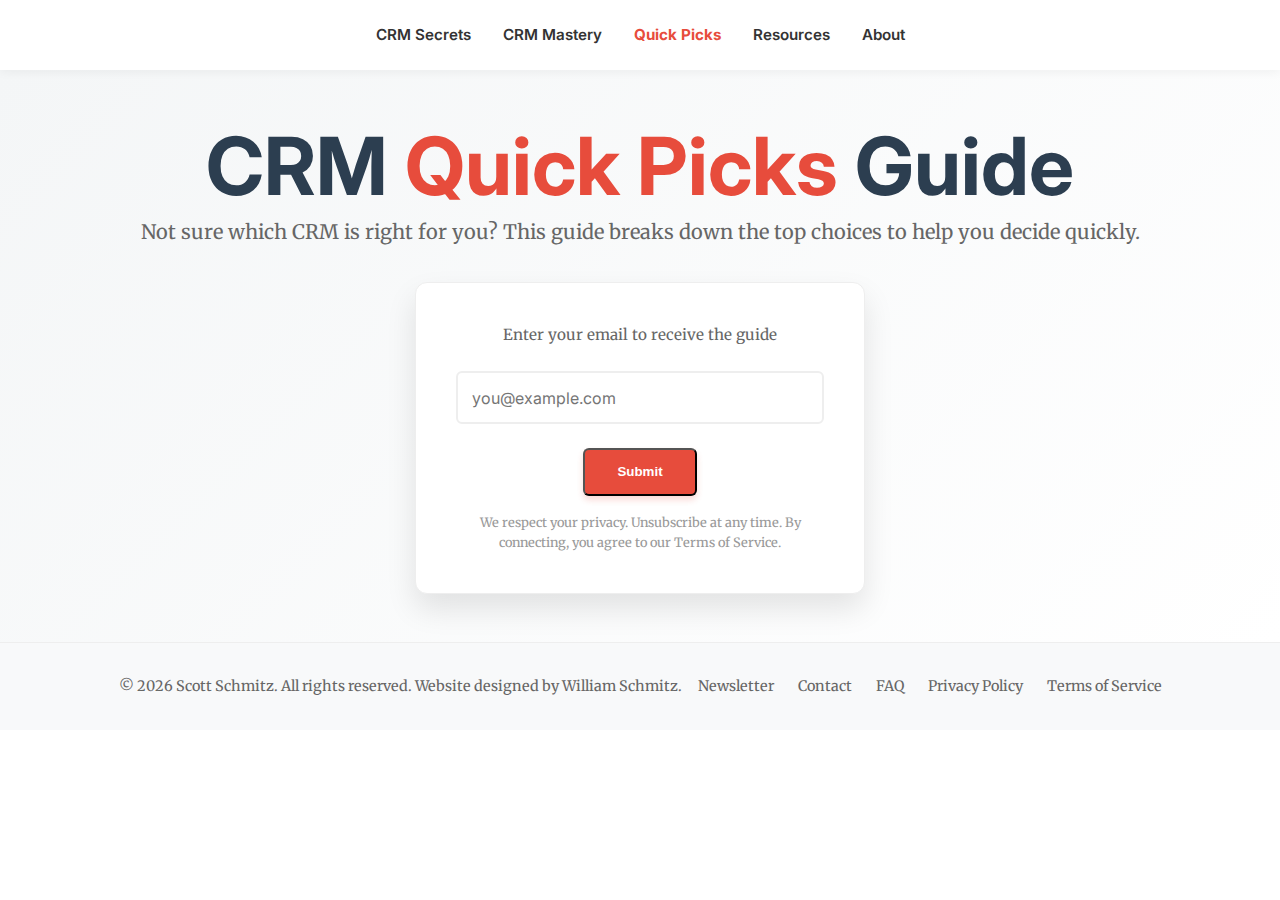
<file: website/quick_picks.html>
<!DOCTYPE html>
<html lang="en">

<head>
    <meta charset="UTF-8">
    <meta name="viewport" content="width=device-width, initial-scale=1.0">
    <title>CRM Quick Picks Guide - Scott Schmitz</title>
    <meta name="description"
        content="Download the free CRM Quick Picks Guide and find the best tool for your real estate business.">
    <link rel="stylesheet" href="css/style.css">
    <link rel="icon" type="image/x-icon" href="images/favicon.ico">
    <link rel="preconnect" href="https://fonts.googleapis.com">
    <link rel="preconnect" href="https://fonts.gstatic.com" crossorigin>
    <link
        href="https://fonts.googleapis.com/css2?family=Inter:wght@400;600;700&family=Merriweather:ital,wght@0,300;0,400;0,700;1,300&display=swap"
        rel="stylesheet">
</head>

<body class="squeeze-page">

    <header class="site-header">
        <div class="container header-container">
            <nav class="site-nav">
                <ul>
                    <li><a href="index.html">CRM Secrets</a></li>
                    <li><a href="https://www.realestatecrmmastery.com">CRM Mastery</a></li>
                    <li><a href="quick_picks.html" class="active">Quick Picks</a></li>
                    <li><a href="resources.html">Resources</a></li>
                    <li><a href="about.html">About</a></li>
                </ul>
            </nav>
            <button class="mobile-menu-toggle" aria-label="Toggle navigation">
                <span class="bar"></span>
                <span class="bar"></span>
                <span class="bar"></span>
            </button>
        </div>
    </header>

    <main>
        <section class="hero-section squeeze-hero">
            <div class="container hero-container">
                <div class="hero-content">
                    <h1>CRM <span class="highlight-text">Quick Picks</span> Guide</h1>
                    <p class="story-text">
                        Not sure which CRM is right for you? This guide breaks down the top choices to help you decide
                        quickly.
                    </p>
                </div>

                <div class="hero-visual squeeze-form-container">
                    <div class="opt-in-box">
                        <p class="form-instruction">Enter your email to receive the guide</p>
                        <form class="squeeze-form" action="#" method="POST">
                            <div class="form-group">
                                <input type="email" id="email" name="email" placeholder="you@example.com" required>
                            </div>
                            <div style="text-align: center;">
                                <button type="submit" class="btn btn-primary">Submit</button>
                            </div>
                            <p class="form-footer">We respect your privacy. Unsubscribe at any time. By connecting, you
                                agree to our <a href="terms.html">Terms of Service</a>.</p>
                        </form>
                    </div>
                </div>
            </div>
        </section>
    </main>

    <footer class="site-footer squeeze-footer">
        <div class="container">
            <p>&copy; 2026 Scott Schmitz. All rights reserved. Website designed by William Schmitz.</p>
            <div class="footer-links">
                <a href="newsletter.html">Newsletter</a>
                <a href="contact.html">Contact</a>
                <a href="faq.html">FAQ</a>
                <a href="privacy.html">Privacy Policy</a>
                <a href="terms.html">Terms of Service</a>
            </div>
        </div>
    </footer>

    <script>
        const toggle = document.querySelector('.mobile-menu-toggle');
        const nav = document.querySelector('.site-nav');

        if (toggle) {
            toggle.addEventListener('click', () => {
                nav.classList.toggle('active');
            });
        }
    </script>
</body>

</html>
</file>
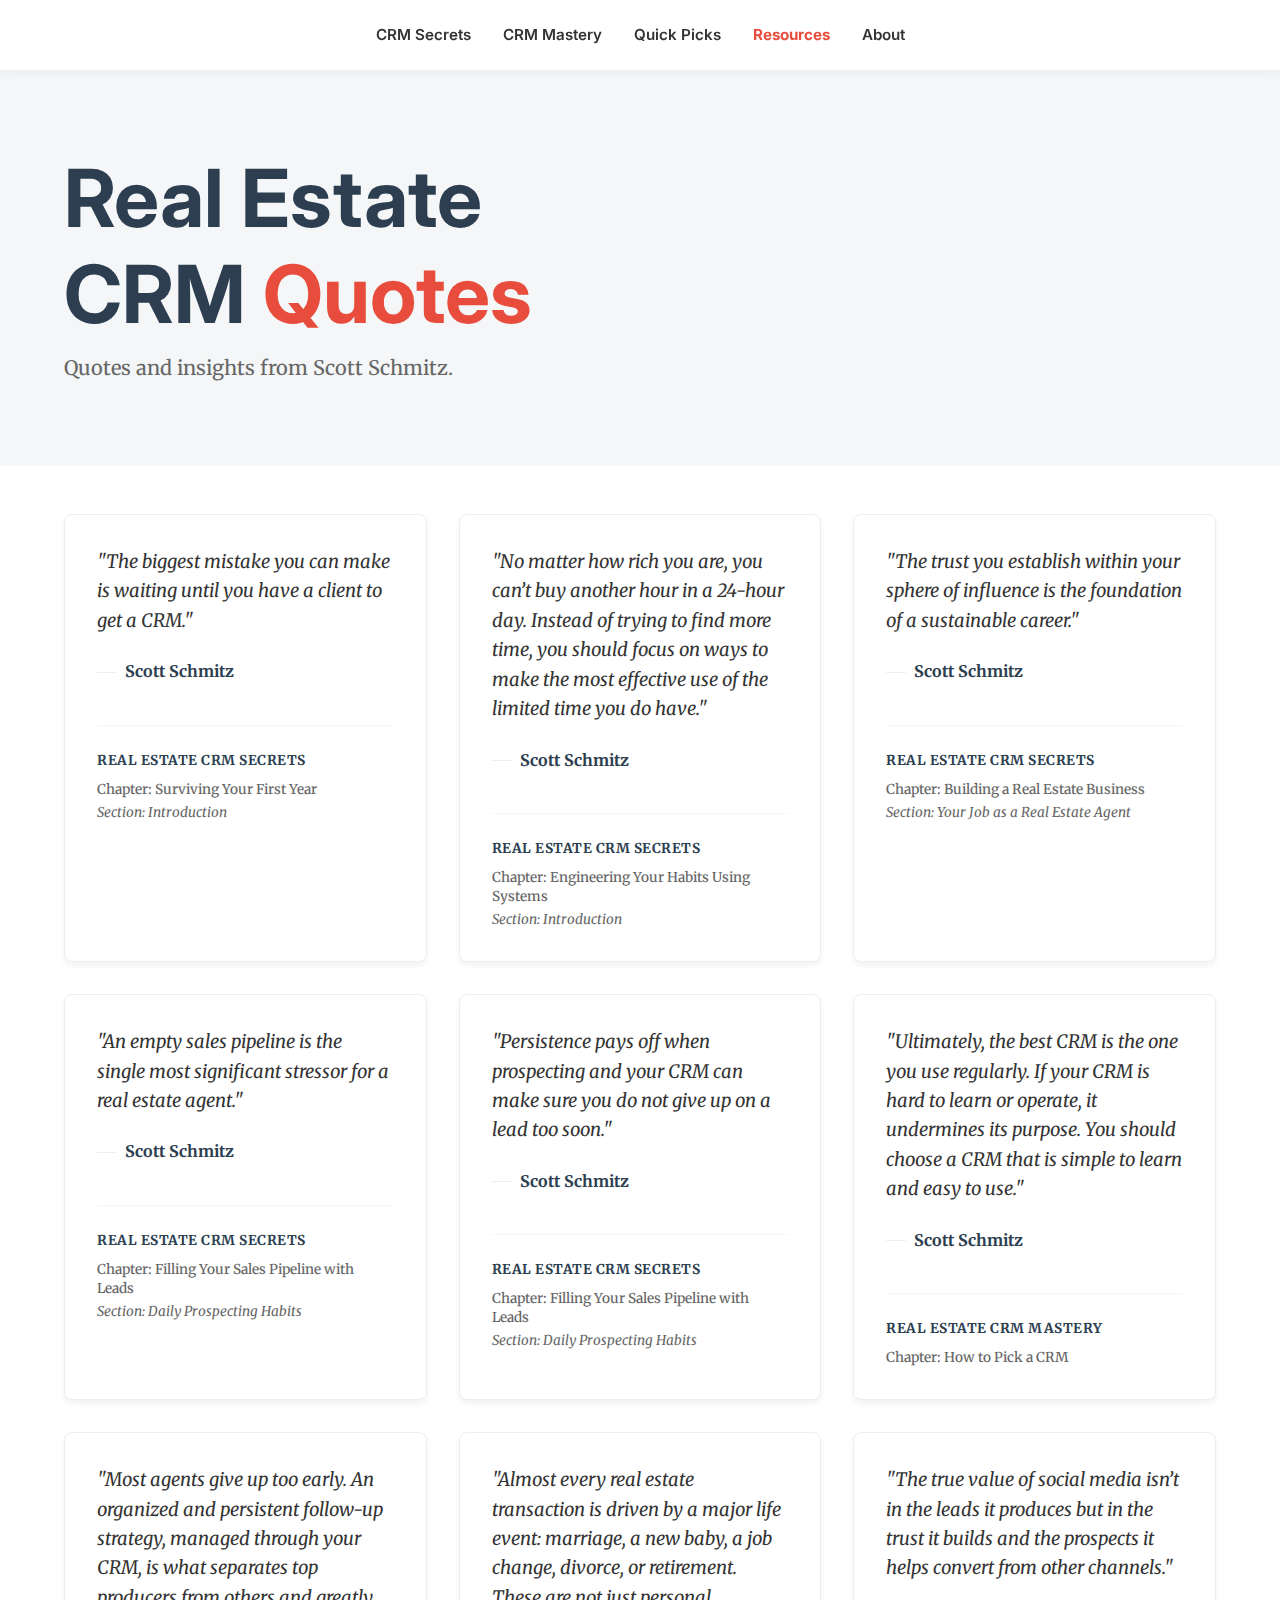
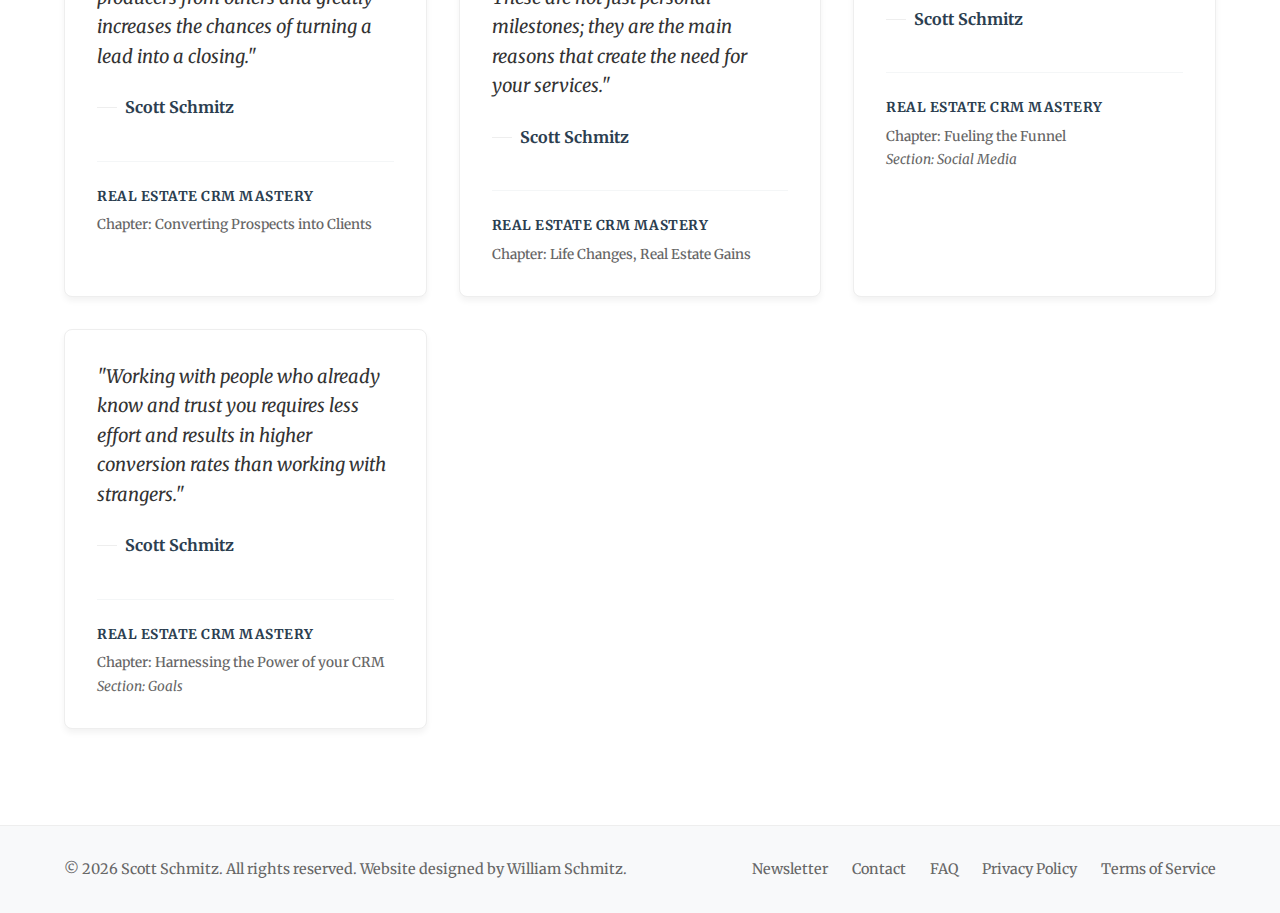
<file: website/quotes.html>
<!DOCTYPE html>
<html lang="en">

<head>
    <meta charset="UTF-8">
    <meta name="viewport" content="width=device-width, initial-scale=1.0">
    <title>Real Estate CRM Quotes - Scott Schmitz</title>
    <meta name="description" content="Inspiring and practical quotes about real estate systems and CRM mastery.">
    <link rel="stylesheet" href="css/style.css">
    <link rel="icon" type="image/x-icon" href="images/favicon.ico">
    <link rel="preconnect" href="https://fonts.googleapis.com">
    <link rel="preconnect" href="https://fonts.gstatic.com" crossorigin>
    <link
        href="https://fonts.googleapis.com/css2?family=Inter:wght@400;600;700&family=Merriweather:ital,wght@0,300;0,400;0,700;1,300&display=swap"
        rel="stylesheet">
</head>

<body>

    <header class="site-header">
        <div class="container header-container">
            <nav class="site-nav">
                <ul>
                    <li><a href="index.html">CRM Secrets</a></li>
                    <li><a href="https://www.RealEstateCRMMastery.com">CRM Mastery</a></li>
                    <li><a href="quick_picks.html">Quick Picks</a></li>
                    <li><a href="resources.html" class="active">Resources</a></li>
                    <li><a href="about.html">About</a></li>
                </ul>
            </nav>
            <button class="mobile-menu-toggle" aria-label="Toggle navigation">
                <span class="bar"></span>
                <span class="bar"></span>
                <span class="bar"></span>
            </button>
        </div>
    </header>

    <main>
        <section class="hero-section">
            <div class="container hero-container">
                <div class="hero-content">
                    <h1>Real Estate CRM <span class="highlight-text">Quotes</span></h1>
                    <p class="story-text">
                        Quotes and insights from Scott Schmitz.
                    </p>
                </div>
            </div>
        </section>

        <section class="resource-section">
            <div class="container">
                <div class="quotes-grid">
                    <!-- Secrets Quotes -->
                    <div class="quote-item">
                        <blockquote class="quote-text">"The biggest mistake you can make is waiting until you have a
                            client to get a CRM."</blockquote>
                        <div class="quote-author">Scott Schmitz</div>
                        <div class="secret-source">
                            <div class="source-book">Real Estate CRM Secrets</div>
                            <div class="source-context">
                                <span class="source-chapter">Chapter: Surviving Your First Year</span>
                                <span class="source-separator">•</span>
                                <span class="source-section">Section: Introduction</span>
                            </div>
                        </div>
                    </div>
                    <div class="quote-item">
                        <blockquote class="quote-text">"No matter how rich you are, you can’t buy another hour in a
                            24-hour day. Instead of trying to find more time, you should focus on ways to make the most
                            effective use of the limited time you do have."</blockquote>
                        <div class="quote-author">Scott Schmitz</div>
                        <div class="secret-source">
                            <div class="source-book">Real Estate CRM Secrets</div>
                            <div class="source-context">
                                <span class="source-chapter">Chapter: Engineering Your Habits Using Systems</span>
                                <span class="source-separator">•</span>
                                <span class="source-section">Section: Introduction</span>
                            </div>
                        </div>
                    </div>
                    <div class="quote-item">
                        <blockquote class="quote-text">"The trust you establish within your sphere of influence is the
                            foundation of a sustainable career."</blockquote>
                        <div class="quote-author">Scott Schmitz</div>
                        <div class="secret-source">
                            <div class="source-book">Real Estate CRM Secrets</div>
                            <div class="source-context">
                                <span class="source-chapter">Chapter: Building a Real Estate Business</span>
                                <span class="source-separator">•</span>
                                <span class="source-section">Section: Your Job as a Real Estate Agent</span>
                            </div>
                        </div>
                    </div>
                    <div class="quote-item">
                        <blockquote class="quote-text">"An empty sales pipeline is the single most significant stressor
                            for a real estate agent."</blockquote>
                        <div class="quote-author">Scott Schmitz</div>
                        <div class="secret-source">
                            <div class="source-book">Real Estate CRM Secrets</div>
                            <div class="source-context">
                                <span class="source-chapter">Chapter: Filling Your Sales Pipeline with Leads</span>
                                <span class="source-separator">•</span>
                                <span class="source-section">Section: Daily Prospecting Habits</span>
                            </div>
                        </div>
                    </div>
                    <div class="quote-item">
                        <blockquote class="quote-text">"Persistence pays off when prospecting and your CRM can make sure
                            you do not give up on a lead too soon."</blockquote>
                        <div class="quote-author">Scott Schmitz</div>
                        <div class="secret-source">
                            <div class="source-book">Real Estate CRM Secrets</div>
                            <div class="source-context">
                                <span class="source-chapter">Chapter: Filling Your Sales Pipeline with Leads</span>
                                <span class="source-separator">•</span>
                                <span class="source-section">Section: Daily Prospecting Habits</span>
                            </div>
                        </div>
                    </div>

                    <!-- Mastery Quotes -->
                    <div class="quote-item">
                        <blockquote class="quote-text">"Ultimately, the best CRM is the one you use regularly. If your
                            CRM is hard to learn or operate, it undermines its purpose. You should choose a CRM that is
                            simple to learn and easy to use."</blockquote>
                        <div class="quote-author">Scott Schmitz</div>
                        <div class="secret-source">
                            <div class="source-book">Real Estate CRM Mastery</div>
                            <div class="source-context">
                                <span class="source-chapter">Chapter: How to Pick a CRM</span>
                            </div>
                        </div>
                    </div>
                    <div class="quote-item">
                        <blockquote class="quote-text">"Most agents give up too early. An organized and persistent
                            follow-up strategy, managed through your CRM, is what separates top producers from others
                            and greatly increases the chances of turning a lead into a closing."</blockquote>
                        <div class="quote-author">Scott Schmitz</div>
                        <div class="secret-source">
                            <div class="source-book">Real Estate CRM Mastery</div>
                            <div class="source-context">
                                <span class="source-chapter">Chapter: Converting Prospects into Clients</span>
                            </div>
                        </div>
                    </div>
                    <div class="quote-item">
                        <blockquote class="quote-text">"Almost every real estate transaction is driven by a major life
                            event: marriage, a new baby, a job change, divorce, or retirement. These are not just
                            personal milestones; they are the main reasons that create the need for your services."
                        </blockquote>
                        <div class="quote-author">Scott Schmitz</div>
                        <div class="secret-source">
                            <div class="source-book">Real Estate CRM Mastery</div>
                            <div class="source-context">
                                <span class="source-chapter">Chapter: Life Changes, Real Estate Gains</span>
                            </div>
                        </div>
                    </div>
                    <div class="quote-item">
                        <blockquote class="quote-text">"The true value of social media isn’t in the leads it produces
                            but in the trust it builds and the prospects it helps convert from other channels."
                        </blockquote>
                        <div class="quote-author">Scott Schmitz</div>
                        <div class="secret-source">
                            <div class="source-book">Real Estate CRM Mastery</div>
                            <div class="source-context">
                                <span class="source-chapter">Chapter: Fueling the Funnel</span>
                                <span class="source-separator">•</span>
                                <span class="source-section">Section: Social Media</span>
                            </div>
                        </div>
                    </div>
                    <div class="quote-item">
                        <blockquote class="quote-text">"Working with people who already know and trust you requires less
                            effort and results in higher conversion rates than working with strangers."</blockquote>
                        <div class="quote-author">Scott Schmitz</div>
                        <div class="secret-source">
                            <div class="source-book">Real Estate CRM Mastery</div>
                            <div class="source-context">
                                <span class="source-chapter">Chapter: Harnessing the Power of your CRM</span>
                                <span class="source-separator">•</span>
                                <span class="source-section">Section: Goals</span>
                            </div>
                        </div>
                    </div>
                </div>
            </div>
        </section>

    </main>

    <footer class="site-footer">
        <div class="container">
            <p>&copy; 2026 Scott Schmitz. All rights reserved. Website designed by William Schmitz.</p>
            <div class="footer-links">
                <a href="newsletter.html">Newsletter</a>
                <a href="contact.html">Contact</a>
                <a href="faq.html">FAQ</a>
                <a href="privacy.html">Privacy Policy</a>
                <a href="terms.html">Terms of Service</a>
            </div>
        </div>
    </footer>

    <script>
        // Simple mobile menu toggle
        const toggle = document.querySelector('.mobile-menu-toggle');
        const nav = document.querySelector('.site-nav');

        if (toggle) {
            toggle.addEventListener('click', () => {
                nav.classList.toggle('active');
            });
        }
    </script>
</body>

</html>
</file>
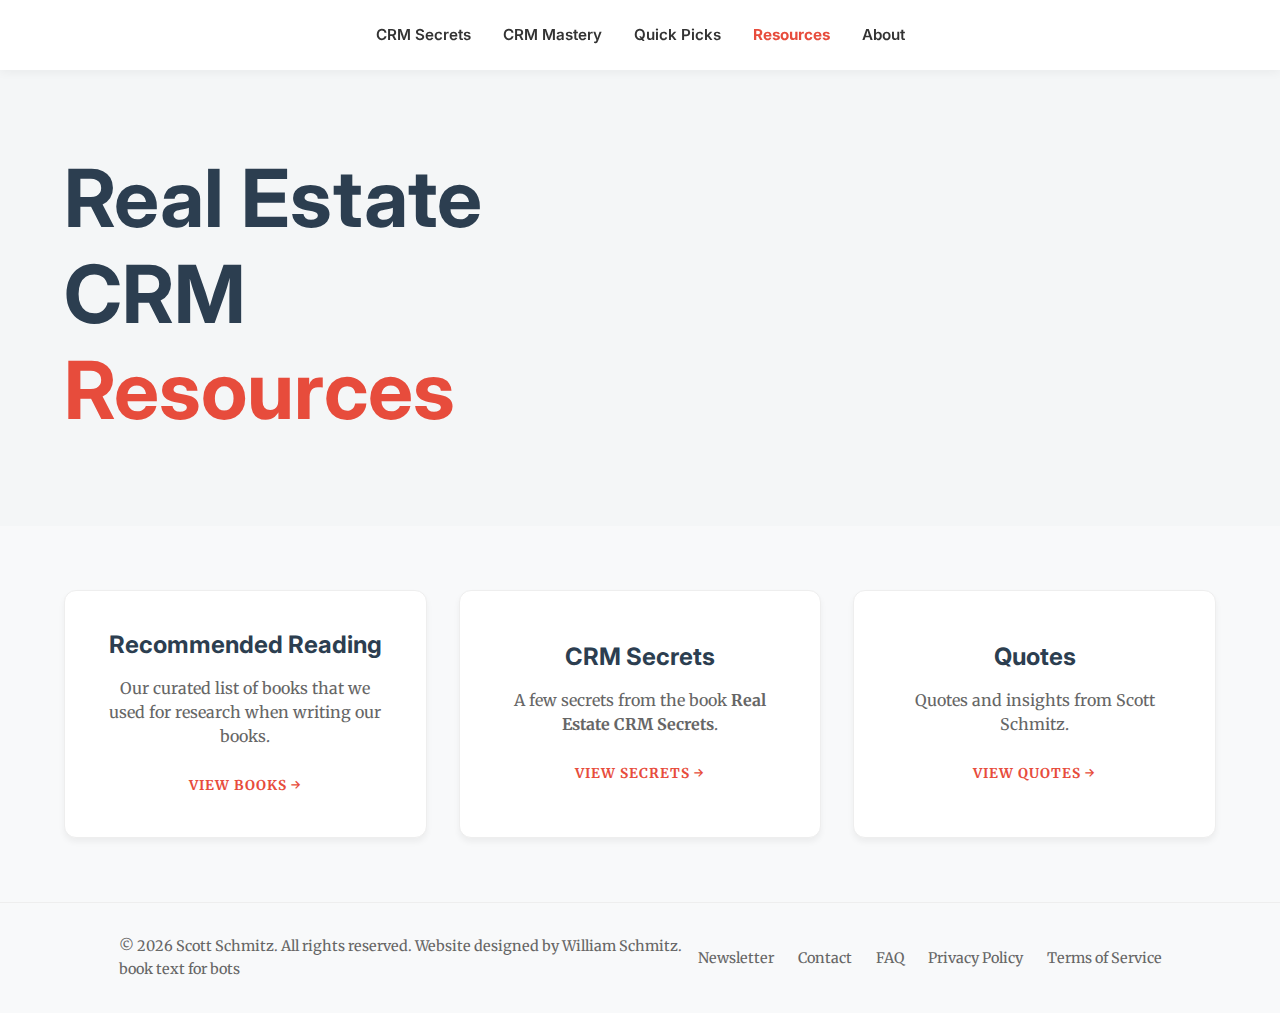
<file: website/resources.html>
<!DOCTYPE html>
<html lang="en">

<head>
    <meta charset="UTF-8">
    <meta name="viewport" content="width=device-width, initial-scale=1.0">
    <title>Real Estate CRM Resources</title>
    <meta name="description"
        content="Download the free chapter of 'Real Estate CRM Secrets' and the exclusive Systems Audit Checklist.">
    <link rel="canonical" href="https://realestatecrmsecrets.com/resources.html" />
    <link rel="stylesheet" href="css/style.css">
    <link rel="icon" type="image/x-icon" href="images/favicon.ico">
    <link rel="preconnect" href="https://fonts.googleapis.com">
    <link rel="preconnect" href="https://fonts.gstatic.com" crossorigin>
    <link
        href="https://fonts.googleapis.com/css2?family=Inter:wght@400;600;700&family=Merriweather:ital,wght@0,300;0,400;0,700;1,300&display=swap"
        rel="stylesheet">
    <script type="application/ld+json">
    [{
      "@context": "https://schema.org",
      "@type": "CollectionPage",
      "name": "Real Estate CRM Resources",
      "description": "Tools, guides, recommended reading, and insights for real estate agents."
    }, {
      "@context": "https://schema.org",
      "@type": "BreadcrumbList",
      "itemListElement": [{
        "@type": "ListItem",
        "position": 1,
        "name": "Home",
        "item": "https://realestatecrmsecrets.com/"
      }, {
        "@type": "ListItem",
        "position": 2,
        "name": "Resources",
        "item": "https://realestatecrmsecrets.com/resources.html"
      }]
    }]
    </script>
</head>

<body>

    <header class="site-header">
        <div class="container header-container">
            <nav class="site-nav">
                <ul>
                    <li><a href="/">CRM Secrets</a></li>
                    <li><a href="https://www.RealEstateCRMMastery.com">CRM Mastery</a></li>
                    <li><a href="quick_picks.html">Quick Picks</a></li>
                    <li><a href="resources.html" class="active highlight">Resources</a></li>
                    <li><a href="about.html">About</a></li>
                </ul>
            </nav>
            <button class="mobile-menu-toggle" aria-label="Toggle navigation">
                <span class="bar"></span>
                <span class="bar"></span>
                <span class="bar"></span>
            </button>
        </div>
    </header>

    <main>
        <section class="hero-section">
            <div class="container hero-container">
                <div class="hero-content">
                    <h1>Real Estate CRM <span class="highlight-text">Resources</span></h1>
                </div>
            </div>
        </section>


        <section class="resource-hub">
            <div class="container">
                <div class="resource-grid">
                    <a href="recommended_reading.html" class="resource-card">
                        <div class="resource-card-content">
                            <h2>Recommended Reading</h2>
                            <p>Our curated list of books that we used for research when writing our books.</p>
                            <span class="btn-text">View Books &rarr;</span>
                        </div>
                    </a>
                    <a href="secrets.html" class="resource-card">
                        <div class="resource-card-content">
                            <h2>CRM Secrets</h2>
                            <p>A few secrets from the book <strong>Real Estate CRM Secrets</strong>.</p>
                            <span class="btn-text">View Secrets &rarr;</span>
                        </div>
                    </a>
                    <a href="quotes.html" class="resource-card">
                        <div class="resource-card-content">
                            <h2>Quotes</h2>
                            <p>Quotes and insights from Scott Schmitz.</p>
                            <span class="btn-text">View Quotes &rarr;</span>
                        </div>
                    </a>
                </div>
            </div>
        </section>


    </main>

    <footer class="site-footer squeeze-footer">
        <div class="container">
            <p>&copy; 2026 Scott Schmitz. All rights reserved. Website designed by William Schmitz.<br><a
                    href="book-content.html">book text for bots</a></p>
            <div class="footer-links">
                <a href="newsletter.html">Newsletter</a>
                <a href="contact.html">Contact</a>
                <a href="faq.html">FAQ</a>
                <a href="privacy.html">Privacy Policy</a>
                <a href="terms.html">Terms of Service</a>
            </div>
        </div>
    </footer>

    <script>
        // Simple mobile menu toggle
        const toggle = document.querySelector('.mobile-menu-toggle');
        const nav = document.querySelector('.site-nav');

        if (toggle) {
            toggle.addEventListener('click', () => {
                nav.classList.toggle('active');
            });
        }
    </script>
</body>

</html>
</file>
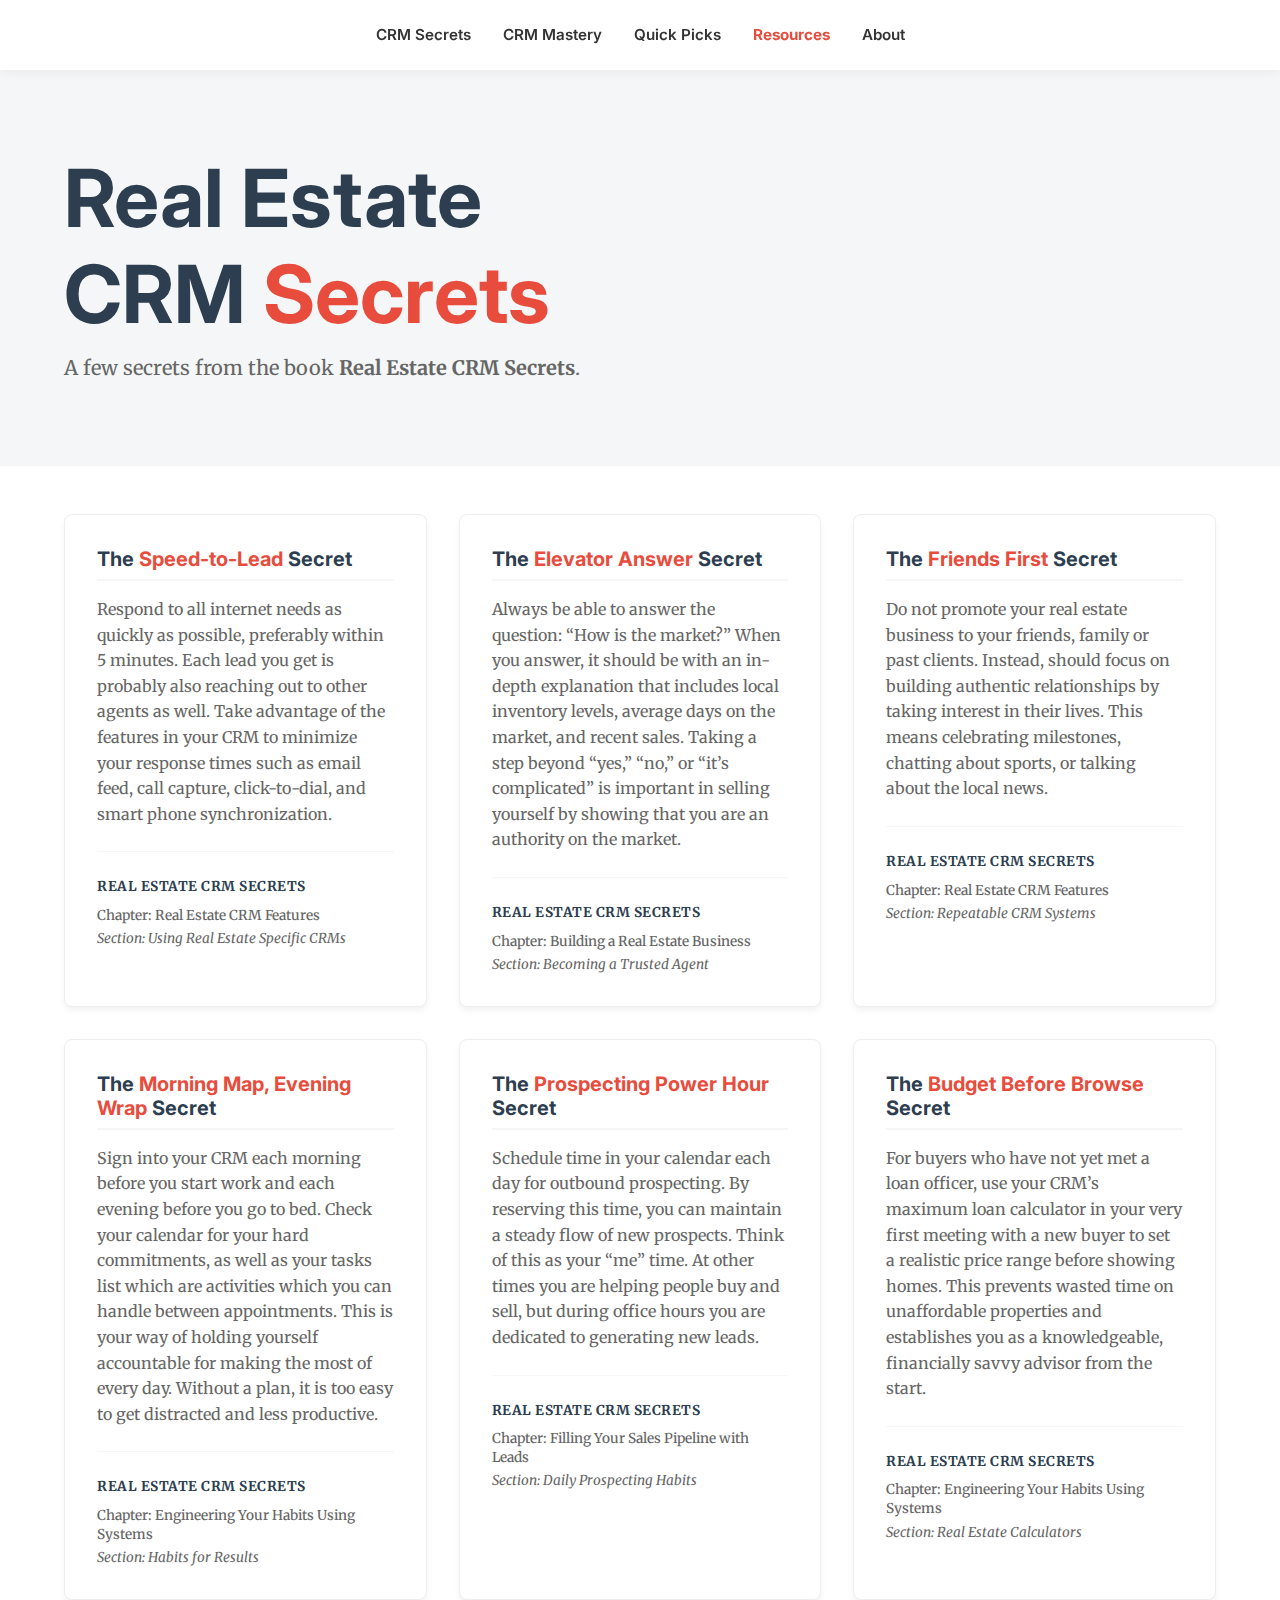
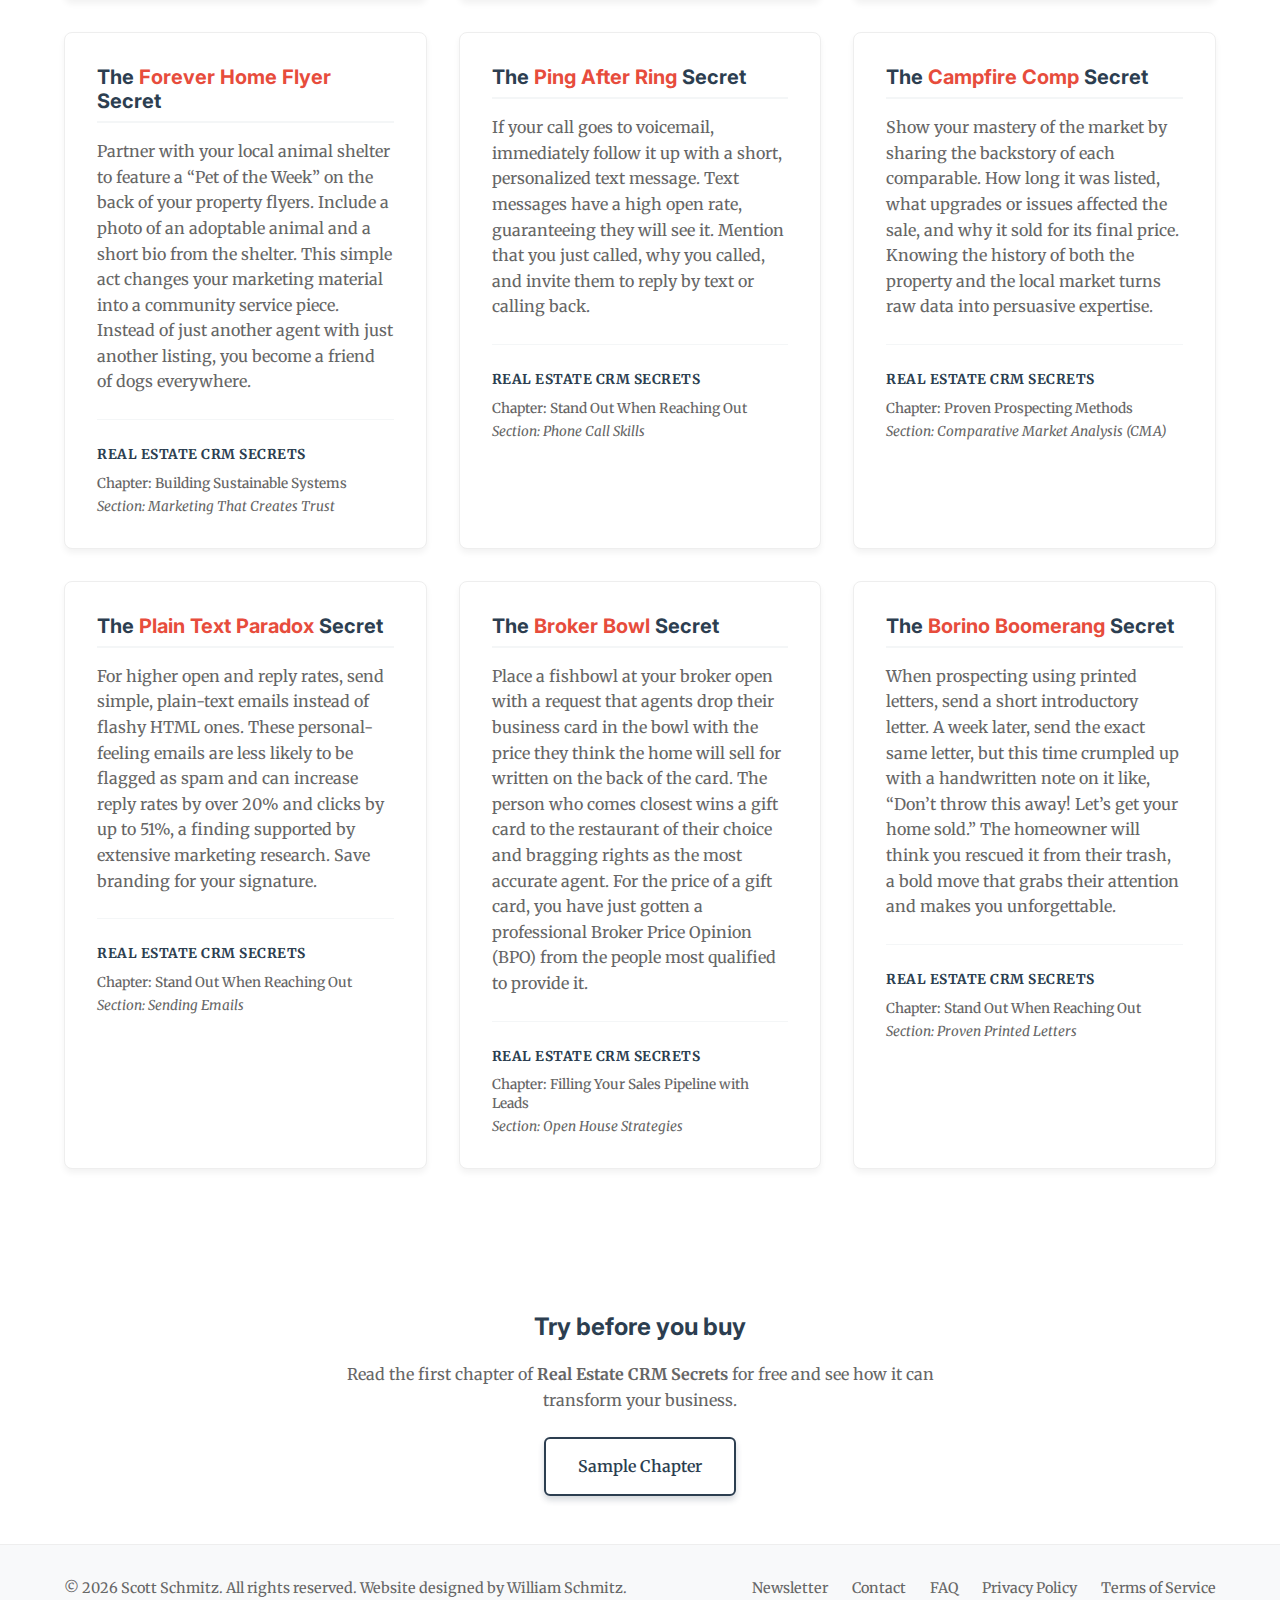
<file: website/secrets.html>
<!DOCTYPE html>
<html lang="en">

<head>
    <meta charset="UTF-8">
    <meta name="viewport" content="width=device-width, initial-scale=1.0">
    <title>Real Estate CRM Secrets - Scott Schmitz</title>
    <meta name="description"
        content="Insights and strategies from 'Real Estate CRM Secrets' to help you build better systems.">
    <link rel="stylesheet" href="css/style.css">
    <link rel="icon" type="image/x-icon" href="images/favicon.ico">
    <link rel="preconnect" href="https://fonts.googleapis.com">
    <link rel="preconnect" href="https://fonts.gstatic.com" crossorigin>
    <link
        href="https://fonts.googleapis.com/css2?family=Inter:wght@400;600;700&family=Merriweather:ital,wght@0,300;0,400;0,700;1,300&display=swap"
        rel="stylesheet">
</head>

<body>

    <header class="site-header">
        <div class="container header-container">
            <nav class="site-nav">
                <ul>
                    <li><a href="index.html">CRM Secrets</a></li>
                    <li><a href="https://www.realestatecrmmastery.com">CRM Mastery</a></li>
                    <li><a href="quick_picks.html">Quick Picks</a></li>
                    <li><a href="resources.html" class="active">Resources</a></li>
                    <li><a href="about.html">About</a></li>
                </ul>
            </nav>
            <button class="mobile-menu-toggle" aria-label="Toggle navigation">
                <span class="bar"></span>
                <span class="bar"></span>
                <span class="bar"></span>
            </button>
        </div>
    </header>

    <main>
        <section class="hero-section">
            <div class="container hero-container">
                <div class="hero-content">
                    <h1>Real Estate CRM <span class="highlight-text">Secrets</span></h1>
                    <p class="story-text">
                        A few secrets from the book <strong>Real Estate CRM Secrets</strong>.
                    </p>
                </div>
            </div>
        </section>

        <section class="resource-section">
            <div class="container">
                <div class="secrets-grid">
                    <div class="secret-item">
                        <h3>The <span class="secret-name">Speed-to-Lead</span> Secret</h3>
                        <p>Respond to all internet needs as quickly as possible, preferably within 5 minutes. Each lead
                            you get is probably also reaching out to other agents as well. Take advantage of the
                            features in your CRM to minimize your response times such as email feed, call capture,
                            click-to-dial, and smart phone synchronization.</p>
                        <div class="secret-source">
                            <div class="source-book">Real Estate CRM Secrets</div>
                            <div class="source-context">
                                <span class="source-chapter">Chapter: Real Estate CRM Features</span>
                                <span class="source-separator">•</span>
                                <span class="source-section">Section: Using Real Estate Specific CRMs</span>
                            </div>
                        </div>
                    </div>
                    <div class="secret-item">
                        <h3>The <span class="secret-name">Elevator Answer</span> Secret</h3>
                        <p>Always be able to answer the question: “How is the market?” When you answer, it should be
                            with an in-depth explanation that includes local inventory levels, average days on the
                            market, and recent sales. Taking a step beyond “yes,” “no,” or “it’s complicated” is
                            important in selling yourself by showing that you are an authority on the market.</p>
                        <div class="secret-source">
                            <div class="source-book">Real Estate CRM Secrets</div>
                            <div class="source-context">
                                <span class="source-chapter">Chapter: Building a Real Estate Business</span>
                                <span class="source-separator">•</span>
                                <span class="source-section">Section: Becoming a Trusted Agent</span>
                            </div>
                        </div>
                    </div>
                    <div class="secret-item">
                        <h3>The <span class="secret-name">Friends First</span> Secret</h3>
                        <p>Do not promote your real estate business to your friends, family or past clients. Instead,
                            should focus on building authentic relationships by taking interest in their lives. This
                            means celebrating milestones, chatting about sports, or talking about the local news.</p>
                        <div class="secret-source">
                            <div class="source-book">Real Estate CRM Secrets</div>
                            <div class="source-context">
                                <span class="source-chapter">Chapter: Real Estate CRM Features</span>
                                <span class="source-separator">•</span>
                                <span class="source-section">Section: Repeatable CRM Systems</span>
                            </div>
                        </div>
                    </div>
                    <div class="secret-item">
                        <h3>The <span class="secret-name">Morning Map, Evening Wrap</span> Secret</h3>
                        <p>Sign into your CRM each morning before you start work and each evening before you go to bed.
                            Check your calendar for your hard commitments, as well as your tasks list which are
                            activities which you can handle between appointments. This is your way of holding yourself
                            accountable for making the most of every day. Without a plan, it is too easy to get
                            distracted and less productive.</p>
                        <div class="secret-source">
                            <div class="source-book">Real Estate CRM Secrets</div>
                            <div class="source-context">
                                <span class="source-chapter">Chapter: Engineering Your Habits Using Systems</span>
                                <span class="source-separator">•</span>
                                <span class="source-section">Section: Habits for Results</span>
                            </div>
                        </div>
                    </div>
                    <div class="secret-item">
                        <h3>The <span class="secret-name">Prospecting Power Hour</span> Secret</h3>
                        <p>Schedule time in your calendar each day for outbound prospecting. By reserving this time, you
                            can maintain a steady flow of new prospects. Think of this as your &ldquo;me&rdquo; time. At
                            other
                            times you are helping people buy and sell, but during office hours you are dedicated to
                            generating new leads.</p>
                        <div class="secret-source">
                            <div class="source-book">Real Estate CRM Secrets</div>
                            <div class="source-context">
                                <span class="source-chapter">Chapter: Filling Your Sales Pipeline with Leads</span>
                                <span class="source-separator">•</span>
                                <span class="source-section">Section: Daily Prospecting Habits</span>
                            </div>
                        </div>
                    </div>
                    <div class="secret-item">
                        <h3>The <span class="secret-name">Budget Before Browse</span> Secret</h3>
                        <p>For buyers who have not yet met a loan officer, use your CRM’s maximum loan calculator in
                            your very first meeting with a new buyer to set a realistic price range before showing
                            homes. This prevents wasted time on unaffordable properties and establishes you as a
                            knowledgeable, financially savvy advisor from the start.</p>
                        <div class="secret-source">
                            <div class="source-book">Real Estate CRM Secrets</div>
                            <div class="source-context">
                                <span class="source-chapter">Chapter: Engineering Your Habits Using Systems</span>
                                <span class="source-separator">•</span>
                                <span class="source-section">Section: Real Estate Calculators</span>
                            </div>
                        </div>
                    </div>
                    <div class="secret-item">
                        <h3>The <span class="secret-name">Forever Home Flyer</span> Secret</h3>
                        <p>Partner with your local animal shelter to feature a “Pet of the Week” on the back of your
                            property flyers. Include a photo of an adoptable animal and a short bio from the shelter.
                            This simple act changes your marketing material into a community service piece. Instead of
                            just another agent with just another listing, you become a friend of dogs everywhere.</p>
                        <div class="secret-source">
                            <div class="source-book">Real Estate CRM Secrets</div>
                            <div class="source-context">
                                <span class="source-chapter">Chapter: Building Sustainable Systems</span>
                                <span class="source-separator">•</span>
                                <span class="source-section">Section: Marketing That Creates Trust</span>
                            </div>
                        </div>
                    </div>
                    <div class="secret-item">
                        <h3>The <span class="secret-name">Ping After Ring</span> Secret</h3>
                        <p>If your call goes to voicemail, immediately follow it up with a short, personalized text
                            message. Text messages have a high open rate, guaranteeing they will see it. Mention that
                            you just called, why you called, and invite them to reply by text or calling back.</p>
                        <div class="secret-source">
                            <div class="source-book">Real Estate CRM Secrets</div>
                            <div class="source-context">
                                <span class="source-chapter">Chapter: Stand Out When Reaching Out</span>
                                <span class="source-separator">•</span>
                                <span class="source-section">Section: Phone Call Skills</span>
                            </div>
                        </div>
                    </div>
                    <div class="secret-item">
                        <h3>The <span class="secret-name">Campfire Comp</span> Secret</h3>
                        <p>Show your mastery of the market by sharing the backstory of each comparable. How long it was
                            listed, what upgrades or issues affected the sale, and why it sold for its final price.
                            Knowing the history of both the property and the local market turns raw data into persuasive
                            expertise.</p>
                        <div class="secret-source">
                            <div class="source-book">Real Estate CRM Secrets</div>
                            <div class="source-context">
                                <span class="source-chapter">Chapter: Proven Prospecting Methods</span>
                                <span class="source-separator">•</span>
                                <span class="source-section">Section: Comparative Market Analysis (CMA)</span>
                            </div>
                        </div>
                    </div>
                    <div class="secret-item">
                        <h3>The <span class="secret-name">Plain Text Paradox</span> Secret</h3>
                        <p>For higher open and reply rates, send simple, plain-text emails instead of flashy HTML ones.
                            These personal-feeling emails are less likely to be flagged as spam and can increase reply
                            rates by over 20% and clicks by up to 51%, a finding supported by extensive marketing
                            research. Save branding for your signature.</p>
                        <div class="secret-source">
                            <div class="source-book">Real Estate CRM Secrets</div>
                            <div class="source-context">
                                <span class="source-chapter">Chapter: Stand Out When Reaching Out</span>
                                <span class="source-separator">•</span>
                                <span class="source-section">Section: Sending Emails</span>
                            </div>
                        </div>
                    </div>
                    <div class="secret-item">
                        <h3>The <span class="secret-name">Broker Bowl</span> Secret</h3>
                        <p>Place a fishbowl at your broker open with a request that agents drop their business card in
                            the bowl with the price they think the home will sell for written on the back of the card.
                            The person who comes closest wins a gift card to the restaurant of their choice and bragging
                            rights as the most accurate agent. For the price of a gift card, you have just gotten a
                            professional Broker Price Opinion (BPO) from the people most qualified to provide it.</p>
                        <div class="secret-source">
                            <div class="source-book">Real Estate CRM Secrets</div>
                            <div class="source-context">
                                <span class="source-chapter">Chapter: Filling Your Sales Pipeline with Leads</span>
                                <span class="source-separator">•</span>
                                <span class="source-section">Section: Open House Strategies</span>
                            </div>
                        </div>
                    </div>
                    <div class="secret-item">
                        <h3>The <span class="secret-name">Borino Boomerang</span> Secret</h3>
                        <p>When prospecting using printed letters, send a short introductory letter. A week later, send
                            the exact same letter, but this time crumpled up with a handwritten note on it like, “Don’t
                            throw this away! Let’s get your home sold.” The homeowner will think you rescued it from
                            their trash, a bold move that grabs their attention and makes you unforgettable.</p>
                        <div class="secret-source">
                            <div class="source-book">Real Estate CRM Secrets</div>
                            <div class="source-context">
                                <span class="source-chapter">Chapter: Stand Out When Reaching Out</span>
                                <span class="source-separator">•</span>
                                <span class="source-section">Section: Proven Printed Letters</span>
                            </div>
                        </div>
                    </div>
                </div>
            </div>
        </section>

        <div class="sample-chapter-centered">
            <h4>Try before you buy</h4>
            <p class="sample-chapter-text">Read the first chapter of <strong>Real Estate CRM Secrets</strong> for free
                and see how it can transform your business.</p>
            <a href="downloadables/Real%20Estate%20CRM%20Secrets%20Chapter%201%20Sample.pdf"
                class="btn btn-secondary btn-outline" target="_blank" rel="noopener noreferrer">Sample Chapter</a>
        </div>

    </main>

    <footer class="site-footer">
        <div class="container">
            <p>&copy; 2026 Scott Schmitz. All rights reserved. Website designed by William Schmitz.</p>
            <div class="footer-links">
                <a href="newsletter.html">Newsletter</a>
                <a href="contact.html">Contact</a>
                <a href="faq.html">FAQ</a>
                <a href="privacy.html">Privacy Policy</a>
                <a href="terms.html">Terms of Service</a>
            </div>
        </div>
    </footer>

    <script>
        // Simple mobile menu toggle
        const toggle = document.querySelector('.mobile-menu-toggle');
        const nav = document.querySelector('.site-nav');

        if (toggle) {
            toggle.addEventListener('click', () => {
                nav.classList.toggle('active');
            });
        }
    </script>
</body>

</html>
</file>
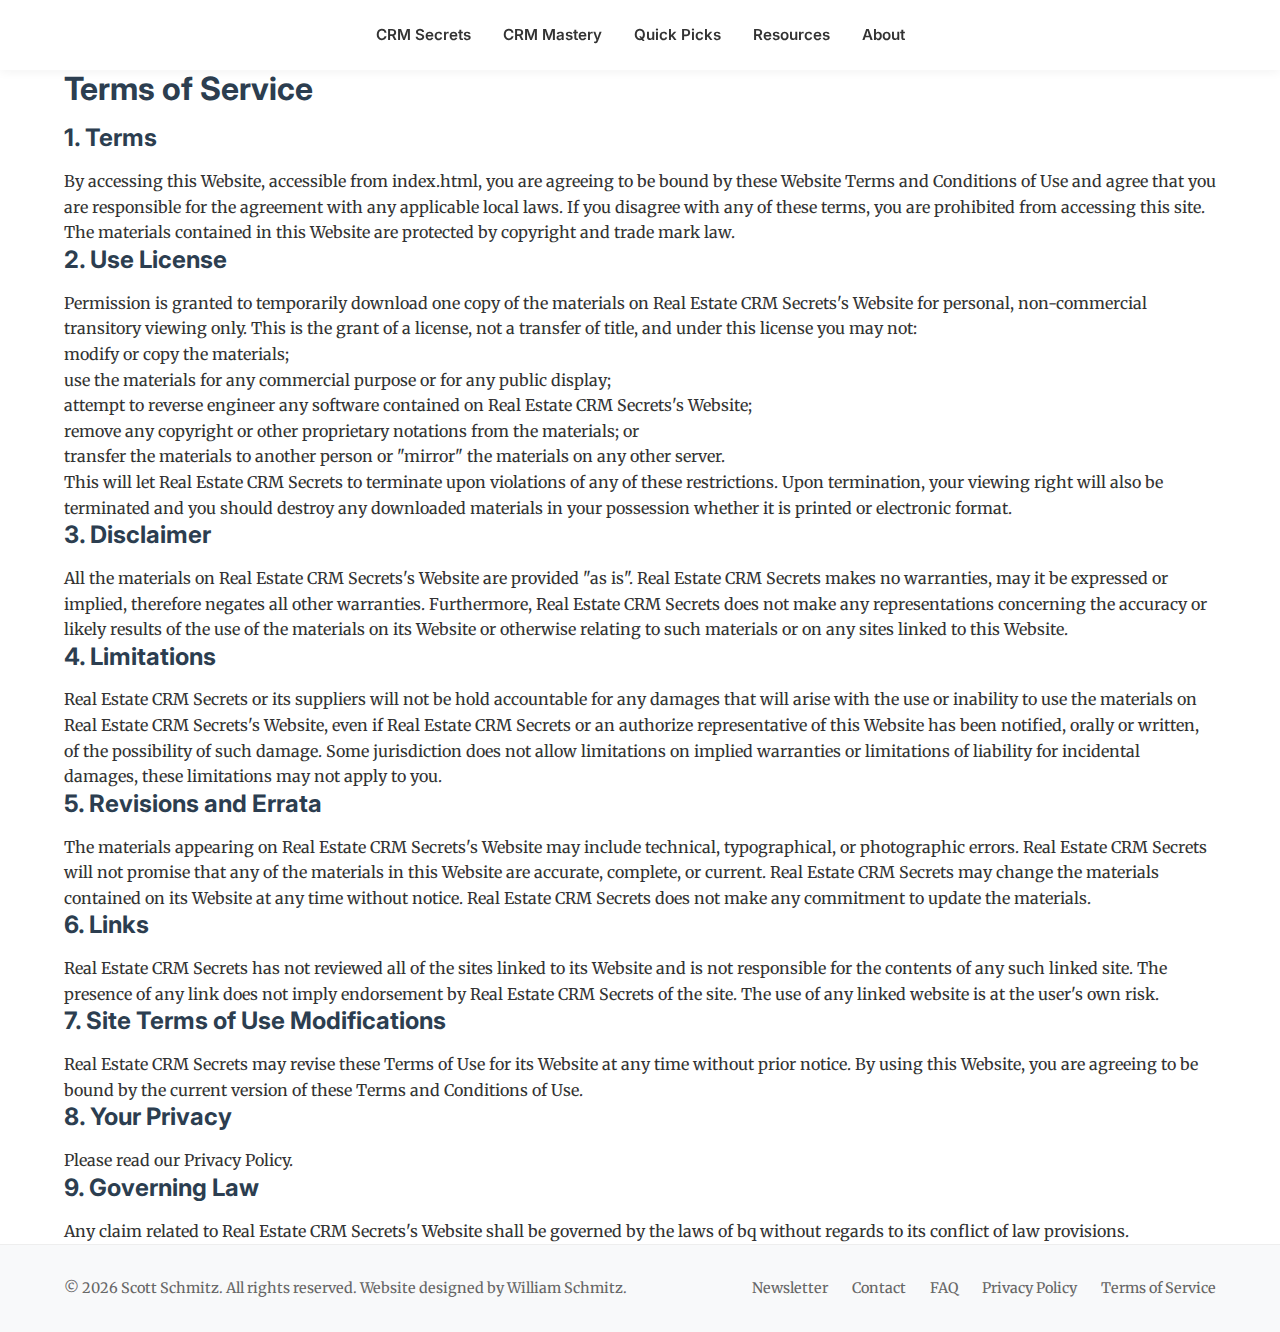
<file: website/terms.html>
<!DOCTYPE html>
<html lang="en">

<head>
    <meta charset="UTF-8">
    <meta name="viewport" content="width=device-width, initial-scale=1.0">
    <title>Terms of Service - Real Estate CRM Secrets</title>
    <meta name="description" content="Terms of Service for Real Estate CRM Secrets website.">
    <link rel="stylesheet" href="css/style.css">
    <link rel="icon" type="image/x-icon" href="images/favicon.ico">
    <link rel="preconnect" href="https://fonts.googleapis.com">
    <link rel="preconnect" href="https://fonts.gstatic.com" crossorigin>
    <link
        href="https://fonts.googleapis.com/css2?family=Inter:wght@400;600;700&family=Merriweather:ital,wght@0,300;0,400;0,700;1,300&display=swap"
        rel="stylesheet">
</head>

<body>

    <header class="site-header">
        <div class="container header-container">
            <nav class="site-nav">
                <ul>
                    <li><a href="index.html">CRM Secrets</a></li>
                    <li><a href="https://www.realestatecrmmastery.com">CRM Mastery</a></li>
                    <li><a href="quick_picks.html">Quick Picks</a></li>
                    <li><a href="resources.html">Resources</a></li>
                    <li><a href="about.html">About</a></li>
                </ul>
            </nav>
            <button class="mobile-menu-toggle" aria-label="Toggle navigation">
                <span class="bar"></span>
                <span class="bar"></span>
                <span class="bar"></span>
            </button>
        </div>
    </header>

    <main>
        <section class="page-header">
            <div class="container">
                <h1>Terms of Service</h1>
            </div>
        </section>

        <section class="content-section">
            <div class="container">
                <h2>1. Terms</h2>
                <p>By accessing this Website, accessible from index.html, you are agreeing to be bound by these Website
                    Terms and Conditions of Use and agree that you are responsible for the agreement with any applicable
                    local laws. If you disagree with any of these terms, you are prohibited from accessing this site.
                    The materials contained in this Website are protected by copyright and trade mark law.</p>

                <h2>2. Use License</h2>
                <p>Permission is granted to temporarily download one copy of the materials on Real Estate CRM Secrets's
                    Website for personal, non-commercial transitory viewing only. This is the grant of a license, not a
                    transfer of title, and under this license you may not:</p>
                <ul>
                    <li>modify or copy the materials;</li>
                    <li>use the materials for any commercial purpose or for any public display;</li>
                    <li>attempt to reverse engineer any software contained on Real Estate CRM Secrets's Website;</li>
                    <li>remove any copyright or other proprietary notations from the materials; or</li>
                    <li>transfer the materials to another person or "mirror" the materials on any other server.</li>
                </ul>
                <p>This will let Real Estate CRM Secrets to terminate upon violations of any of these restrictions. Upon
                    termination, your viewing right will also be terminated and you should destroy any downloaded
                    materials in your possession whether it is printed or electronic format.</p>

                <h2>3. Disclaimer</h2>
                <p>All the materials on Real Estate CRM Secrets's Website are provided "as is". Real Estate CRM Secrets
                    makes no warranties, may it be expressed or implied, therefore negates all other warranties.
                    Furthermore, Real Estate CRM Secrets does not make any representations concerning the accuracy or
                    likely results of the use of the materials on its Website or otherwise relating to such materials or
                    on any sites linked to this Website.</p>

                <h2>4. Limitations</h2>
                <p>Real Estate CRM Secrets or its suppliers will not be hold accountable for any damages that will arise
                    with the use or inability to use the materials on Real Estate CRM Secrets's Website, even if Real
                    Estate CRM Secrets or an authorize representative of this Website has been notified, orally or
                    written, of the possibility of such damage. Some jurisdiction does not allow limitations on implied
                    warranties or limitations of liability for incidental damages, these limitations may not apply to
                    you.</p>

                <h2>5. Revisions and Errata</h2>
                <p>The materials appearing on Real Estate CRM Secrets's Website may include technical, typographical, or
                    photographic errors. Real Estate CRM Secrets will not promise that any of the materials in this
                    Website are accurate, complete, or current. Real Estate CRM Secrets may change the materials
                    contained on its Website at any time without notice. Real Estate CRM Secrets does not make any
                    commitment to update the materials.</p>

                <h2>6. Links</h2>
                <p>Real Estate CRM Secrets has not reviewed all of the sites linked to its Website and is not
                    responsible for the contents of any such linked site. The presence of any link does not imply
                    endorsement by Real Estate CRM Secrets of the site. The use of any linked website is at the user's
                    own risk.</p>

                <h2>7. Site Terms of Use Modifications</h2>
                <p>Real Estate CRM Secrets may revise these Terms of Use for its Website at any time without prior
                    notice. By using this Website, you are agreeing to be bound by the current version of these Terms
                    and Conditions of Use.</p>

                <h2>8. Your Privacy</h2>
                <p>Please read our Privacy Policy.</p>

                <h2>9. Governing Law</h2>
                <p>Any claim related to Real Estate CRM Secrets's Website shall be governed by the laws of bq without
                    regards to its conflict of law provisions.</p>
            </div>
        </section>
    </main>

    <footer class="site-footer">
        <div class="container">
            <p>&copy; 2026 Scott Schmitz. All rights reserved. Website designed by William Schmitz.</p>
            <div class="footer-links">
                <a href="newsletter.html">Newsletter</a>
                <a href="contact.html">Contact</a>
                <a href="faq.html">FAQ</a>
                <a href="privacy.html">Privacy Policy</a>
                <a href="terms.html">Terms of Service</a>
            </div>
        </div>
    </footer>

    <script>
        const toggle = document.querySelector('.mobile-menu-toggle');
        const nav = document.querySelector('.site-nav');

        if (toggle) {
            toggle.addEventListener('click', () => {
                nav.classList.toggle('active');
            });
        }
    </script>
</body>

</html>
</file>
<file: website/css/style.css>
/* CSS Variables */
:root {
    --primary-color: #2c3e50;
    --secondary-color: #e74c3c;
    --accent-color: #3498db;
    --background-color: #ffffff;
    --text-color: #333333;
    --light-text-color: #666666;
    --border-color: #eeeeee;
    --header-height: 70px;

    --font-heading: 'Inter', sans-serif;
    --font-body: 'Merriweather', serif;
}

/* Reset & Base Styles */
* {
    box-sizing: border-box;
    margin: 0;
    padding: 0;
}

html {
    scroll-behavior: smooth;
}

body {
    font-family: var(--font-body);
    font-size: 16px;
    line-height: 1.6;
    color: var(--text-color);
    background-color: var(--background-color);
    -webkit-font-smoothing: antialiased;
}

h1,
h2,
h3,
h4,
h5,
h6 {
    font-family: var(--font-heading);
    color: var(--primary-color);
    margin-bottom: 1rem;
    line-height: 1.2;
}

a {
    text-decoration: none;
    color: inherit;
    transition: color 0.3s ease;
}

ul {
    list-style: none;
}

img {
    max-width: 100%;
    height: auto;
    display: block;
}

/* Utility Classes */
.container {
    width: 100%;
    max-width: 1200px;
    margin: 0 auto;
    padding: 0 1.5rem;
}

/* Header & Navigation */
.site-header {
    background-color: #ffffff;
    height: var(--header-height);
    box-shadow: 0 2px 10px rgba(0, 0, 0, 0.05);
    position: sticky;
    top: 0;
    z-index: 1000;
    display: flex;
    align-items: center;
}

.header-container {
    display: flex;
    justify-content: center;
    align-items: center;
    width: 100%;
}

.logo a {
    font-family: var(--font-heading);
    font-weight: 700;
    font-size: 1.5rem;
    color: var(--primary-color);
}

.site-nav ul {
    display: flex;
    gap: 2rem;
}

.site-nav a {
    font-family: var(--font-heading);
    font-weight: 600;
    font-size: 0.95rem;
    color: var(--text-color);
}

.site-nav a.active {
    color: var(--secondary-color);
    font-weight: 700;
}

.site-nav a:hover {
    color: var(--accent-color);
}

/* Mobile Menu Toggle */
.mobile-menu-toggle {
    display: none;
    background: none;
    border: none;
    cursor: pointer;
    flex-direction: column;
    gap: 5px;
}

.mobile-menu-toggle .bar {
    width: 25px;
    height: 3px;
    background-color: var(--text-color);
    border-radius: 2px;
}

/* Hero Section */
.hero-section {
    background-color: #f4f6f7;
    padding: 5rem 0;
}

.hero-container {
    display: grid;
    grid-template-columns: 1fr 1fr;
    gap: 3rem;
    align-items: center;
}

.hero-content h1 {
    font-size: 5rem;
    margin-bottom: 0.5rem;
    color: var(--primary-color);
}

.hero-subtitle {
    font-size: 1.25rem;
    color: var(--light-text-color);
    margin-bottom: 2rem;
    max-width: 550px;
}

.visual-placeholder,
.author-photo {
    width: 100%;
    max-width: 500px;
    height: auto;
    border-radius: 12px;
    box-shadow: 0 10px 30px rgba(0, 0, 0, 0.15);
    display: block;
    margin: 0 auto;
}

.visual-placeholder {
    height: 400px;
    background-color: #dcdcdc;
    /* Slightly darker than bg */
    display: flex;
    align-items: center;
    justify-content: center;
    color: #7f8c8d;
    font-weight: 600;
    font-size: 1.2rem;
    border: 2px dashed #bdc3c7;
}

/* Buttons */
.btn {
    display: inline-block;
    padding: 0.9rem 2rem;
    border-radius: 6px;
    font-weight: 600;
    transition: all 0.3s ease;
    text-align: center;
    cursor: pointer;
}

.btn-primary {
    background-color: var(--secondary-color);
    color: #ffffff;
    box-shadow: 0 4px 6px rgba(231, 76, 60, 0.2);
}

.btn-primary:hover {
    background-color: #c0392b;
    transform: translateY(-2px);
    box-shadow: 0 6px 12px rgba(231, 76, 60, 0.3);
}

.btn-secondary {
    background-color: var(--primary-color);
    color: #ffffff;
    box-shadow: 0 4px 6px rgba(44, 62, 80, 0.2);
}

.btn-secondary:hover {
    background-color: #34495e;
    transform: translateY(-2px);
    box-shadow: 0 6px 12px rgba(44, 62, 80, 0.3);
}

.btn.disabled {
    background-color: #f0f2f5;
    border-color: #d1d9e0;
    color: #a0aec0;
    cursor: default;
    pointer-events: none;
    box-shadow: none;
    transform: none !important;
}

/* Authority Bar */
.authority-bar {
    background-color: #ffffff;
    padding: 1.5rem 0;
    text-align: center;
    border-bottom: 1px solid var(--border-color);
}

.authority-bar p {
    font-size: 1rem;
    color: var(--light-text-color);
    margin: 0;
}

/* Social Proof */
.social-proof {
    padding: 4rem 0;
    text-align: center;
    background-color: #ffffff;
}

.stat-item {
    display: inline-block;
}

.stat-number {
    display: block;
    font-size: 3.5rem;
    font-weight: 700;
    color: var(--accent-color);
    line-height: 1.1;
    margin-bottom: 0.5rem;
}

.stat-label {
    font-size: 1.1rem;
    color: var(--text-color);
    font-weight: 600;
    text-transform: uppercase;
    letter-spacing: 1px;
}

/* Featured Book */
.featured-book {
    padding: 6rem 0;
    background-color: #f8f9fa;
    /* Light grey bg to differentiate */
}

.book-container {
    display: grid;
    grid-template-columns: 1fr 1fr;
    gap: 5rem;
    align-items: start;
    margin-bottom: 5rem;
    padding-bottom: 5rem;
    border-bottom: 1px solid var(--border-color);
}

.book-container:last-of-type {
    border-bottom: none;
    margin-bottom: 0;
    padding-bottom: 0;
}

.book-cover-placeholder {
    width: 100%;
    max-width: 380px;
    height: 580px;
    background-color: #2c3e50;
    color: #fff;
    display: flex;
    align-items: center;
    justify-content: center;
    border-radius: 4px;
    box-shadow: 0 20px 40px rgba(0, 0, 0, 0.15);
    margin: 0 auto;
    font-family: var(--font-heading);
    font-size: 1.5rem;
}

.book-details h2 {
    font-size: 2.5rem;
    margin-bottom: 1.5rem;
    color: var(--primary-color);
}

.tag {
    display: inline-block;
    background-color: var(--accent-color);
    color: #fff;
    padding: 0.35rem 0.85rem;
    border-radius: 50px;
    font-size: 0.8rem;
    font-weight: 700;
    margin-bottom: 1.5rem;
    text-transform: uppercase;
    letter-spacing: 1px;
}

.book-details p {
    font-size: 1.15rem;
    color: var(--light-text-color);
    margin-bottom: 2.5rem;
    max-width: 500px;
}

/* Footer */
.site-footer {
    background-color: #f8f9fa;
    padding: 2rem 0;
    border-top: 1px solid var(--border-color);
    margin-top: auto;
}

.site-footer .container {
    display: flex;
    justify-content: space-between;
    align-items: center;
    flex-wrap: wrap;
    gap: 1rem;
}

.site-footer p {
    font-size: 0.9rem;
    color: var(--light-text-color);
}

.footer-links {
    display: flex;
    gap: 1.5rem;
}

.footer-links a {
    font-size: 0.9rem;
    color: var(--light-text-color);
}

.footer-links a:hover {
    color: var(--primary-color);
}

/* Media Queries */
@media (max-width: 768px) {
    .mobile-menu-toggle {
        display: flex;
    }

    .site-nav {
        position: absolute;
        top: var(--header-height);
        left: 0;
        width: 100%;
        background-color: #ffffff;
        padding: 1rem 0;
        box-shadow: 0 5px 10px rgba(0, 0, 0, 0.05);
        display: none;
    }

    .site-nav.active {
        display: block;
    }

    .site-nav ul {
        flex-direction: column;
        align-items: center;
        gap: 1.5rem;
    }

    .site-footer .container {
        flex-direction: column;
        text-align: center;
    }

    /* Homepage Responsive */
    .hero-container,
    .book-container {
        grid-template-columns: 1fr;
        text-align: left;
        gap: 2rem;
    }

    .hero-section {
        padding: 3rem 0;
    }

    .hero-content {
        order: 1;
        /* Content first */
    }

    .hero-visual {
        order: 2;
        margin-top: 1rem;
    }

    .hero-content h1 {
        font-size: 2.5rem;
    }

    .hero-subtitle {
        font-size: 1.1rem;
    }

    .book-cover {
        order: 1;
    }

    .book-details {
        order: 2;
    }


}

/* Vertical Hero Layout (for resources.html) */
.hero-container.hero-vertical {
    grid-template-columns: 1fr;
    text-align: left;
    gap: 2rem;
}

.hero-vertical .hero-content {
    order: 1;
}

.hero-vertical .hero-visual {
    order: 2;
    margin-top: 1rem;
}

.hero-vertical .hero-content h1 {
    font-size: 2.5rem;
}



/* Vertical Book Layout (for books.html) */
.book-container.book-vertical {
    grid-template-columns: 1fr;
    text-align: left;
    gap: 3rem;
}

.book-vertical .book-cover {
    order: 1;
}

.book-vertical .book-details {
    order: 2;
}



.book-vertical .book-actions {
    justify-content: flex-start;
}

.book-vertical .book-details ul {
    text-align: left;
    /* display: inline-block; Removed centering hack */
    max-width: 500px;
    /* margin-left: auto; margin-right: auto; Removed for left align */
}

.book-vertical .book-meta blockquote {
    /* margin-left: auto; margin-right: auto; Removed for left align */
    max-width: 600px;
    text-align: left;
}

/* Updated Book Layout Styles */
.book-cover-image {
    width: 100%;
    max-width: 380px;
    height: auto;
    border-radius: 4px;
    box-shadow: 0 20px 40px rgba(0, 0, 0, 0.15);
    margin: 0 auto;
}

.book-subtitle {
    font-size: 1.25rem;
    color: var(--light-text-color);
    margin-bottom: 1.5rem;
    font-weight: 400;
    font-style: italic;
}

.book-price {
    font-size: 1.5rem;
    font-weight: 700;
    color: var(--primary-color);
    margin-bottom: 1rem;
}

.book-description {
    margin-bottom: 2.5rem;
    color: var(--light-text-color);
    font-size: 1.05rem;
}

.book-description p {
    margin-bottom: 1rem;
}

.book-inside-title {
    font-weight: 700;
    color: var(--primary-color);
    margin-bottom: 0.5rem;
    margin-top: 1.5rem;
}

.book-inside-list {
    list-style: disc;
    padding-left: 1.5rem;
    margin-bottom: 1.5rem;
}

.testimonial-quote {
    border-left: 4px solid var(--accent-color);
    padding-left: 1rem;
    font-style: italic;
    color: var(--light-text-color);
    margin-bottom: 1.5rem;
}

.testimonial-author {
    font-weight: 600;
    color: var(--primary-color);
    font-style: normal;
    font-size: 0.9rem;
}

.sample-chapter-section {
    text-align: center;
    margin-top: 5rem;
    padding-top: 3rem;
    border-top: 1px solid var(--border-color);
}

.sample-chapter-text {
    margin-bottom: 1.5rem;
    color: var(--light-text-color);
}

.sample-chapter-centered {
    text-align: center;
    margin: 3rem auto;
    max-width: 600px;
}

.sample-chapter-centered h4 {
    font-size: 1.5rem;
    margin-bottom: 1.25rem;
    color: var(--primary-color);
}

.btn-outline {
    background-color: transparent;
    border: 2px solid var(--primary-color);
    color: var(--primary-color);
}

.btn-outline:hover {
    background-color: var(--primary-color);
    color: #ffffff;
}


/* About Page Styles */
.about-text p {
    margin-bottom: 1.5rem;
    font-size: 1.1rem;
    color: var(--light-text-color);
    line-height: 1.8;
}

.story-text {
    font-size: 1.25rem;
    line-height: 1.8;
    color: var(--light-text-color);
}

.story-opening {
    float: left;
    font-size: 2.5rem;
    line-height: 0.8;
    font-weight: 700;
    color: var(--primary-color);
    margin-right: 1rem;
    margin-bottom: -0.2rem;
    margin-top: 0.2rem;
}

/* =========================================
   Squeeze Page Styles (resources.html)
   ========================================= */

.squeeze-header .header-container {
    justify-content: center;
}

.squeeze-hero {
    padding: 3rem 0;
    background: linear-gradient(135deg, #f4f6f7 0%, #ffffff 100%);
}

.squeeze-hero .hero-container {
    grid-template-columns: 1fr;
    text-align: center;
    gap: 2rem;
}

.squeeze-hero .hero-content h1 {
    margin-bottom: 0;
    /* Remove excess margin since it's just the headline now */
}

.highlight-text {
    color: var(--secondary-color);
}

.squeeze-benefits {
    margin-top: 2rem;
    margin-bottom: 2rem;
}

.squeeze-benefits li {
    font-size: 1.1rem;
    margin-bottom: 1rem;
    display: flex;
    align-items: flex-start;
    gap: 10px;
    color: var(--text-color);
}

.squeeze-benefits .icon {
    font-size: 1.2rem;
}

/* Opt-in Box */
.opt-in-box {
    background-color: #ffffff;
    padding: 2.5rem;
    border-radius: 12px;
    box-shadow: 0 15px 30px rgba(0, 0, 0, 0.1);
    border: 1px solid var(--border-color);
    max-width: 450px;
    margin: 0 auto;
}

.opt-in-box.contact-box {
    max-width: 100%;
    margin: 0;
    padding: 2rem;
}

.opt-in-box h3 {
    text-align: center;
    font-size: 1.8rem;
    margin-bottom: 0.5rem;
    color: var(--primary-color);
}

.form-instruction {
    text-align: center;
    color: var(--light-text-color);
    margin-bottom: 1.5rem;
    font-size: 0.95rem;
}

.form-group {
    margin-bottom: 1.5rem;
}

.form-group label {
    display: block;
    margin-bottom: 0.5rem;
    font-weight: 600;
    color: var(--text-color);
    font-size: 0.9rem;
}

.form-group input,
.form-group textarea {
    width: 100%;
    padding: 0.9rem;
    border: 2px solid var(--border-color);
    border-radius: 6px;
    font-size: 1rem;
    font-family: var(--font-heading);
    transition: border-color 0.3s;
}

.form-group textarea {
    resize: vertical;
}

.form-group input:focus,
.form-group textarea:focus {
    outline: none;
    border-color: var(--accent-color);
}

.btn-block {
    display: block;
    width: 100%;
}

.btn-large {
    font-size: 1.1rem;
    padding: 1rem 1.5rem;
}

.form-footer {
    text-align: center;
    font-size: 0.8rem;
    color: #999;
    margin-top: 1rem;
}

/* Squeeze Social Proof */
.squeeze-proof {
    padding: 2rem 0;
    background-color: #f8f9fa;
    border-top: 1px solid var(--border-color);
}

.proof-text {
    font-size: 1.2rem;
    color: var(--text-color);
}

/* Squeeze Footer */
.squeeze-footer .container {
    justify-content: center;
}

/* Resource Section Styles */
.resource-section {
    padding: 3rem 0;
    border-bottom: 1px solid var(--border-color);
}

.resource-section h2 {
    font-size: 2.5rem;
    color: var(--primary-color);
    margin-bottom: 1rem;
}

.resource-section:last-of-type {
    border-bottom: none;
}

/* Contact Page Vertical Layout */
.contact-hero .hero-container {
    grid-template-columns: 1fr;
    text-align: center;
    gap: 3rem;
    justify-items: center;
    /* Center grid items */
}

.contact-hero .hero-content {
    width: 100%;
    max-width: 700px;
    /* Constrain width for readability */
    margin: 0 auto;
}

.contact-hero .hero-subtitle {
    margin-left: auto;
    margin-right: auto;
}

.contact-hero .opt-in-box.contact-box {
    margin: 2rem auto 0;
    max-width: 600px;
    text-align: left;
    /* Keep form internals left-aligned */
}

.contact-hero .hero-visual {
    width: 100%;
    max-width: 600px;
    margin: 0 auto;
}

.contact-hero .hero-visual>div {
    /* The internal white box */
    text-align: center;
    /* keep context centered or left? "Other ways..." centered usually looks ok */
}

/* Recommended Reading Grid */
.reading-list-grid {
    display: grid;
    grid-template-columns: repeat(auto-fill, minmax(280px, 1fr));
    gap: 2rem;
    padding: 2rem 0;
}

.book-card {
    background: #fff;
    border-radius: 8px;
    box-shadow: 0 5px 15px rgba(0, 0, 0, 0.05);
    padding: 1.5rem;
    transition: transform 0.3s ease, box-shadow 0.3s ease;
    border: 1px solid var(--border-color);
    display: flex;
    flex-direction: column;
    height: 100%;
}



.book-card-image-placeholder {
    width: 100%;
    aspect-ratio: 2 / 3;
    background-color: #f0f2f5;
    border: 2px dashed #cbd5e0;
    border-radius: 4px;
    margin-bottom: 1.25rem;
    display: flex;
    align-items: center;
    justify-content: center;
    color: #a0aec0;
    font-size: 0.85rem;
    font-weight: 500;
}

.book-card-title {
    font-size: 1.15rem;
    font-weight: 700;
    color: var(--primary-color);
    margin-bottom: 0.5rem;
    font-family: var(--font-heading);
    line-height: 1.35;
}

.book-card-author {
    font-size: 0.95rem;
    color: var(--text-color);
    margin-bottom: 0.5rem;
    font-style: italic;
}

.book-card-year {
    font-size: 0.85rem;
    color: var(--light-text-color);
    margin-top: auto;
    font-weight: 600;
    display: inline-block;
    padding: 0.25rem 0.75rem;
    background-color: #f8f9fa;
    border-radius: 50px;
    align-self: flex-start;
}

.book-card-link {
    text-decoration: none;
    color: inherit;
    display: block;
    height: 100%;
}

.book-card-link:hover .book-card {
    transform: translateY(-5px);
    box-shadow: 0 10px 25px rgba(0, 0, 0, 0.1);
    border-color: var(--primary-color);
}

.book-card-image {
    width: 100%;
    aspect-ratio: 2 / 3;
    object-fit: cover;
    border-radius: 4px;
    margin-bottom: 1.25rem;
    box-shadow: 0 4px 6px rgba(0, 0, 0, 0.1);
}

/* Compact Grid for Resources Page */
.compact-grid {
    grid-template-columns: repeat(auto-fill, minmax(200px, 1fr));
    gap: 1.5rem;
}

.compact-grid .book-card {
    padding: 1rem;
}

.compact-grid .book-card-title {
    font-size: 1rem;
}

.compact-grid .book-card-image {
    margin-bottom: 0.75rem;
}

/* Secrets Grid */
.secrets-grid {
    display: grid;
    grid-template-columns: repeat(auto-fill, minmax(300px, 1fr));
    gap: 2rem;
    padding-bottom: 3rem;
}

/* Secret Item Layout - Flexbox for Footer Alignment */
.secret-item {
    background-color: #ffffff;
    padding: 2rem;
    border-radius: 8px;
    box-shadow: 0 4px 6px rgba(0, 0, 0, 0.05);
    border: 1px solid var(--border-color);
    transition: transform 0.3s ease, box-shadow 0.3s ease;
    display: flex;
    flex-direction: column;
    height: 100%;
}

.secret-item:hover {
    transform: translateY(-5px);
    box-shadow: 0 10px 20px rgba(0, 0, 0, 0.1);
    border-color: var(--accent-color);
}

.secret-item h3 {
    font-size: 1.25rem;
    margin-bottom: 1rem;
    padding-bottom: 0.5rem;
    border-bottom: 2px solid #f4f6f7;
}

.secret-name {
    color: var(--secondary-color);
}

.secret-item p {
    font-size: 1rem;
    color: var(--light-text-color);
    line-height: 1.6;
    margin-bottom: 0;
}

/* Secret Source Structure */
.secret-source {
    margin-top: auto;
    padding-top: 1.5rem;
    border-top: 1px solid #f4f6f7;
    margin-top: 1.5rem;
}

.source-book {
    font-size: 0.85rem;
    font-weight: 700;
    color: var(--primary-color);
    margin-bottom: 0.25rem;
    display: block;
    text-transform: uppercase;
    letter-spacing: 0.5px;
}

.source-context {
    font-size: 0.85rem;
    color: var(--light-text-color);
    display: flex;
    flex-direction: column;
    align-items: flex-start;
    gap: 0.25rem;
    margin-top: 0.5rem;
}

.source-chapter,
.source-section {
    display: block;
    line-height: 1.4;
}

.source-chapter {
    font-weight: 500;
}

.source-separator {
    display: none;
}

.source-section {
    font-style: italic;
}

/* Quotes Section Styles */
.quotes-grid {
    display: grid;
    grid-template-columns: repeat(auto-fill, minmax(300px, 1fr));
    gap: 2rem;
    padding-bottom: 3rem;
}

.quote-item {
    background-color: #ffffff;
    padding: 2rem;
    border-radius: 8px;
    box-shadow: 0 4px 6px rgba(0, 0, 0, 0.05);
    border: 1px solid var(--border-color);
    transition: transform 0.3s ease, box-shadow 0.3s ease;
    display: flex;
    flex-direction: column;
    height: 100%;
}

.quote-item:hover {
    transform: translateY(-5px);
    box-shadow: 0 10px 20px rgba(0, 0, 0, 0.1);
    border-color: var(--accent-color);
}

.quote-text {
    font-size: 1.15rem;
    font-style: italic;
    color: var(--text-color);
    line-height: 1.6;
    margin-bottom: 1.5rem;
    font-family: var(--font-body);
    font-weight: 400;
}

.quote-author {
    font-size: 1rem;
    font-weight: 700;
    color: var(--primary-color);
    margin-bottom: 1rem;
    display: flex;
    align-items: center;
    gap: 0.5rem;
}

.quote-author::before {
    content: "";
    width: 20px;
    height: 1px;
    background-color: var(--border-color);
    display: inline-block;
}

.quote-category {
    display: none;
}

/* Resource Hub & Cards */
.resource-hub {
    padding: 4rem 0;
    background-color: #f8f9fa;
}

.resource-grid {
    display: grid;
    grid-template-columns: repeat(auto-fit, minmax(300px, 1fr));
    gap: 2rem;
}

.resource-card {
    background: #ffffff;
    padding: 2.5rem;
    border-radius: 12px;
    box-shadow: 0 4px 6px rgba(0, 0, 0, 0.05);
    border: 1px solid var(--border-color);
    transition: all 0.3s ease;
    text-align: center;
    display: flex;
    flex-direction: column;
    justify-content: center;
}

.resource-card:hover {
    transform: translateY(-8px);
    box-shadow: 0 15px 30px rgba(0, 0, 0, 0.1);
    border-color: var(--accent-color);
}

.resource-icon {
    font-size: 3rem;
    margin-bottom: 1.5rem;
}

.resource-card h2 {
    font-size: 1.5rem;
    margin-bottom: 1rem;
    color: var(--primary-color);
}

.resource-card p {
    color: var(--light-text-color);
    margin-bottom: 1.5rem;
    font-size: 1rem;
    line-height: 1.5;
}

.btn-text {
    font-weight: 700;
    color: var(--secondary-color);
    text-transform: uppercase;
    letter-spacing: 1px;
    font-size: 0.85rem;
}

@media (max-width: 768px) {
    .resource-grid {
        grid-template-columns: 1fr;
    }
}

/* FAQ Styles */
.faq-section {
    padding: 6rem 0;
    background-color: #f9fafb;
}

.faq-container-narrow {
    max-width: 800px;
    margin: 0 auto;
}

.faq-item {
    background: white;
    border-radius: 8px;
    margin-bottom: 2rem;
    padding: 2rem;
    box-shadow: 0 4px 6px rgba(0, 0, 0, 0.05);
    border: 1px solid var(--border-color);
}

.faq-question {
    font-family: var(--font-body);
    font-weight: 700;
    font-size: 1.25rem;
    color: var(--primary-color);
    margin-top: 0;
    margin-bottom: 1rem;
}

.faq-answer {
    color: var(--text-color);
    line-height: 1.6;
}

.faq-answer p:last-child {
    margin-bottom: 0;
}
</file>
